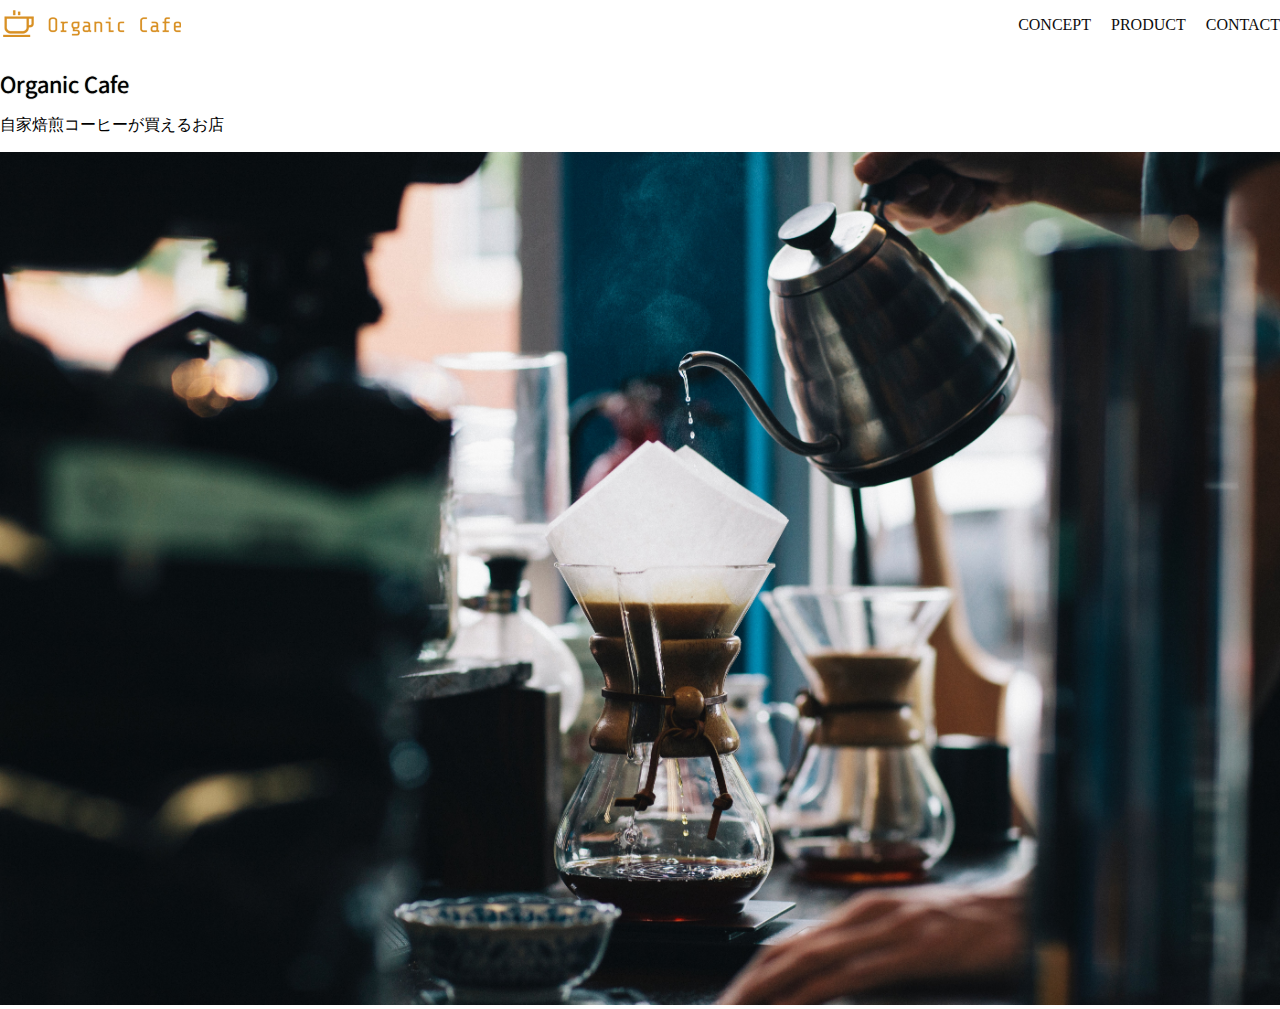
<file: html-css-kadai_013/index.html>
<!DOCTYPE html>
<html>
  <head>
    <title>
      html-css-kadai_013
    </title>
    <meta charset="UTF-8">
    <meta name="description" content="">
    <meta name="viewport" content="width=device-width, initial-scale=1.0">
    <link rel="stylesheet" href="style.css">
  <!-- ここでGoogle Fontsを読み込みます -->
  <link rel="preconnect" href="https://fonts.googleapis.com">
  <link rel="preconnect" href="https://fonts.gstatic.com" crossorigin>
  <link href="https://fonts.googleapis.com/css2?family=Noto+Sans+JP&display=swap" rel="stylesheet">
  </head>
  <body>
    <!-- ヘッダー -->
    <header>
      <!-- ロゴ -->
      <a href="index.html" id="logo">
        <img src="images/logo.png" alt="トップページに戻る">
      </a>
      
      <!-- PC用ナビゲーション -->
      <nav id="nav-pc">
        <ul>
          <li><a href="concept.html">CONCEPT</a></li>
          <li><a href="product.html">PRODUCT</a></li>
          <li><a href="contact.html">CONTACT</a></li>
        </ul>
      </nav>
      <!-- スマホ用メニューボタン -->
      
        <img id="menu-sp" src="images/button-menu.png" alt="ナビゲーションを開く" onclick="document.getElementById('nav-sp').style.display='block'">

      <!-- スマホ用ナビゲーション -->
      <nav id="nav-sp">
          <img id="close" src="images/button-close.png" alt="ナビゲーションを閉じる"onclick="document.getElementById('nav-sp').style.display = 'none'">
          <ul>
            <li>
              <a id="logo-sp" href="index.html" onclick="document.getElementById('nav-sp').style.display = 'none'"><img src="images/logo-sp.png" alt="トップページに戻る"></a>
            </li>
            <li><a class="menu" href="index.html#concept" onclick="document.getElementById('nav-sp').style.display = 'none'">CONCEPT</a></li>
            <li><a class="menu" href="index.html#product" onclick="document.getElementById('nav-sp').style.display = 'none'">PRODUCT</a></li>
            <li><a class="menu" href="index.html#contact" onclick="document.getElementById('nav-sp').style.display = 'none'">CONTACT</a></li>
          </ul>
      </nav>
    </header>
    <main>
      <section id="main-visual">
        <div id="main-message">
          <h1 class="google-fonts">Organic Cafe</h1>
          <p>自家焙煎コーヒーが買えるお店</p>
        </div>
        <img src="images/main-image.jpg" alt="PCの周りに集まる多国籍の仲間たち">
      </section>
    </main>
  </body>
</html>
</file>
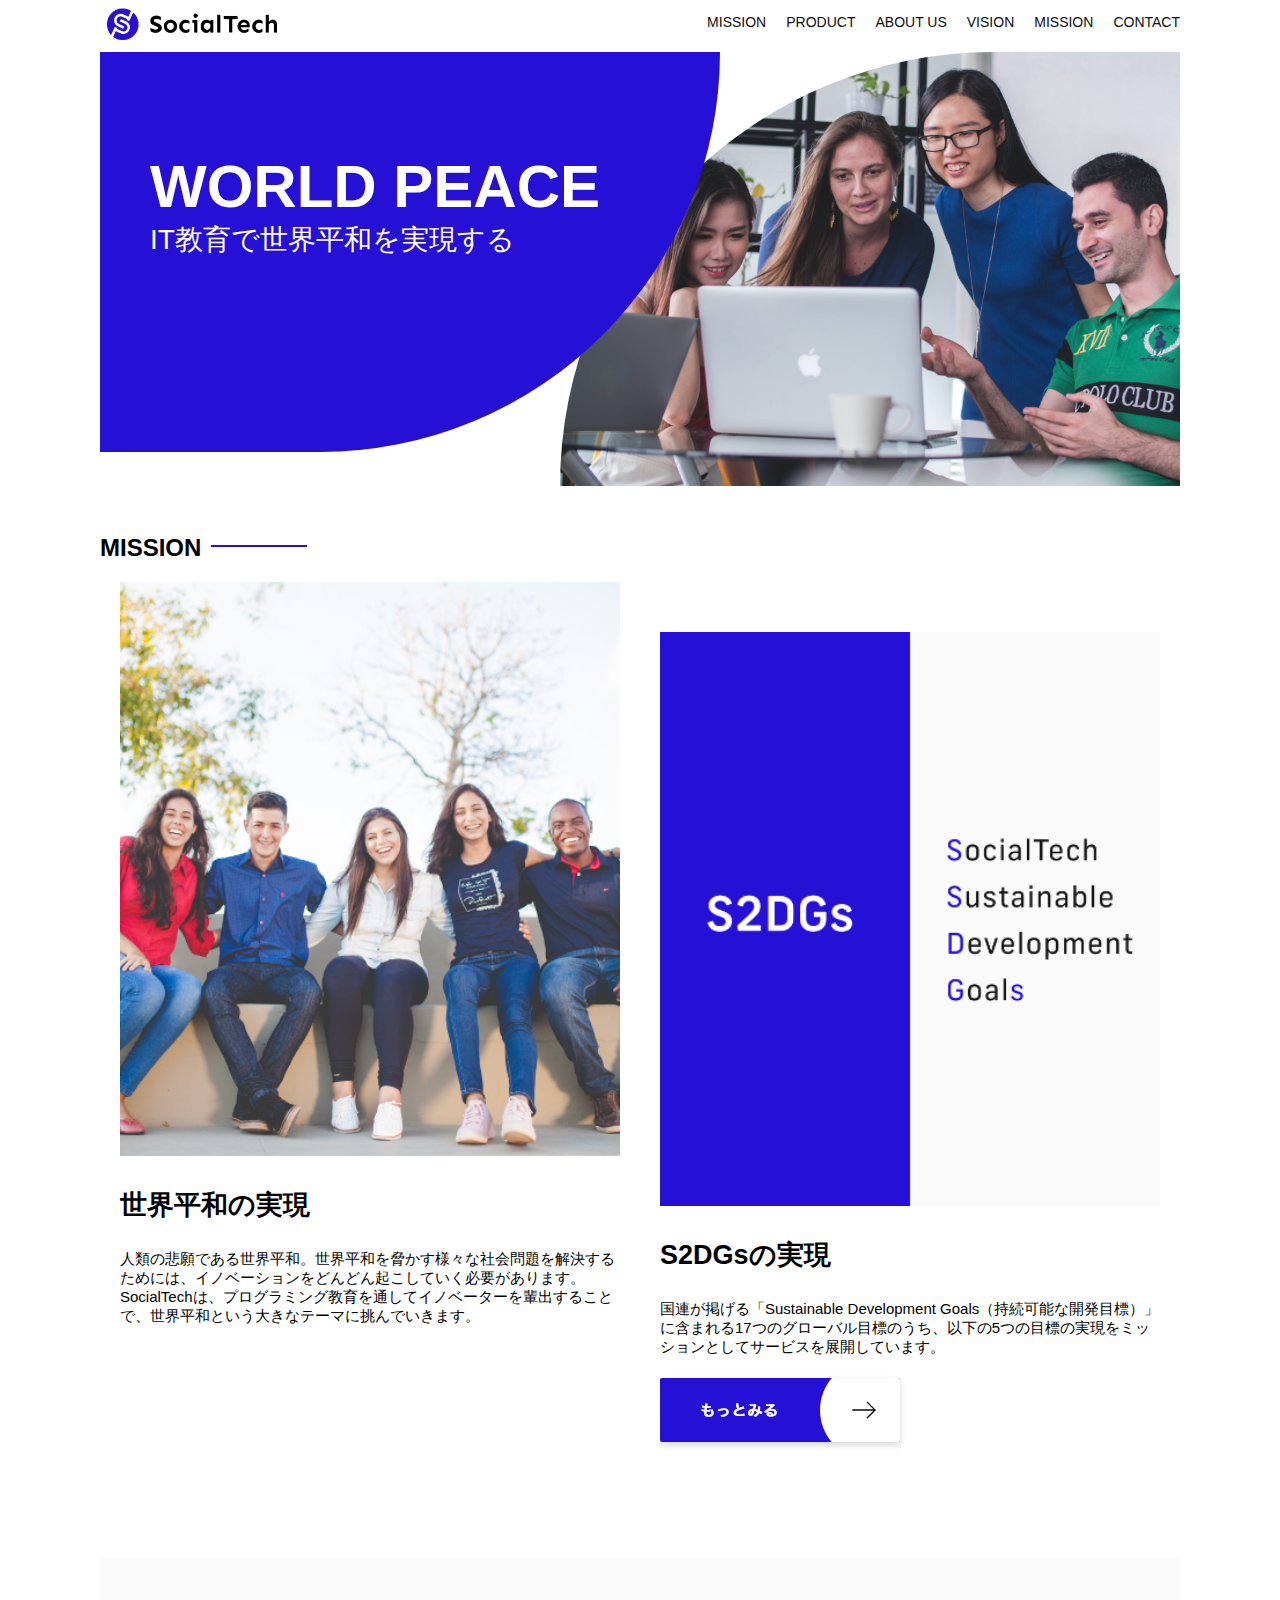
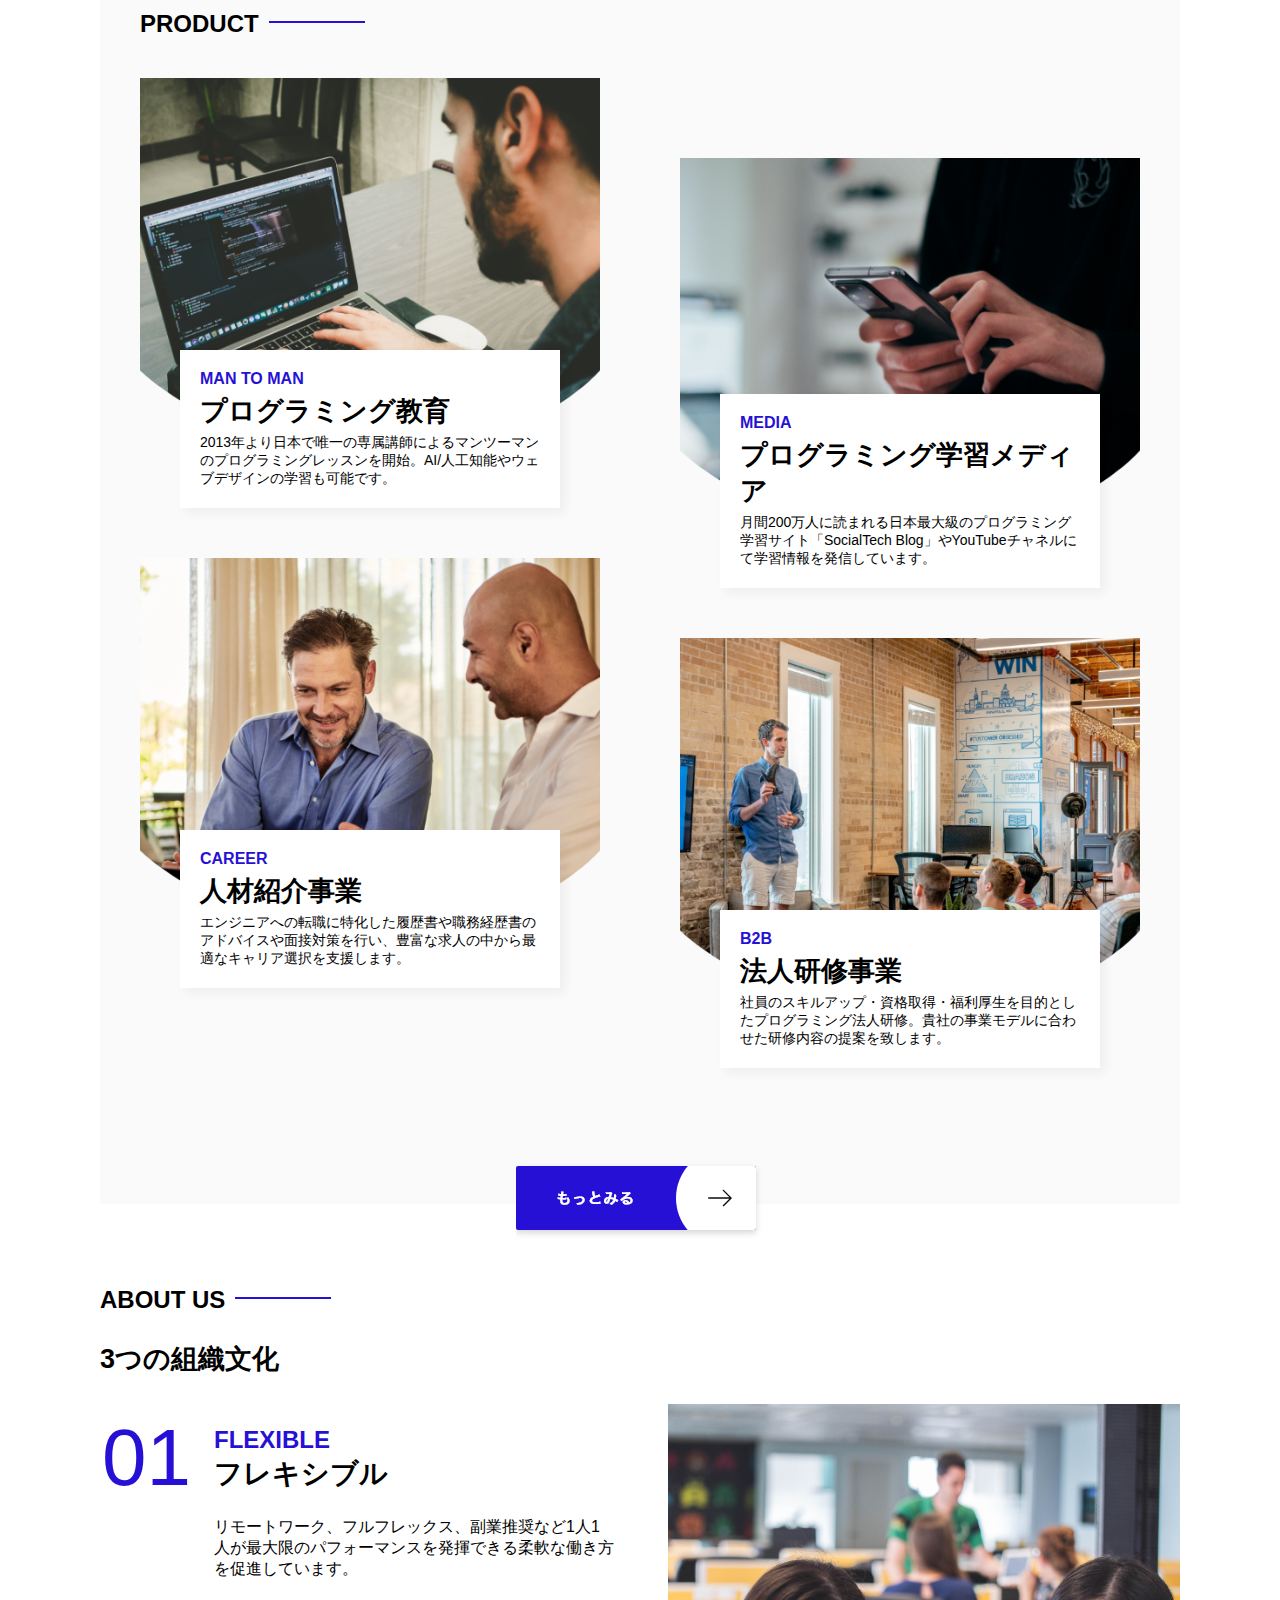
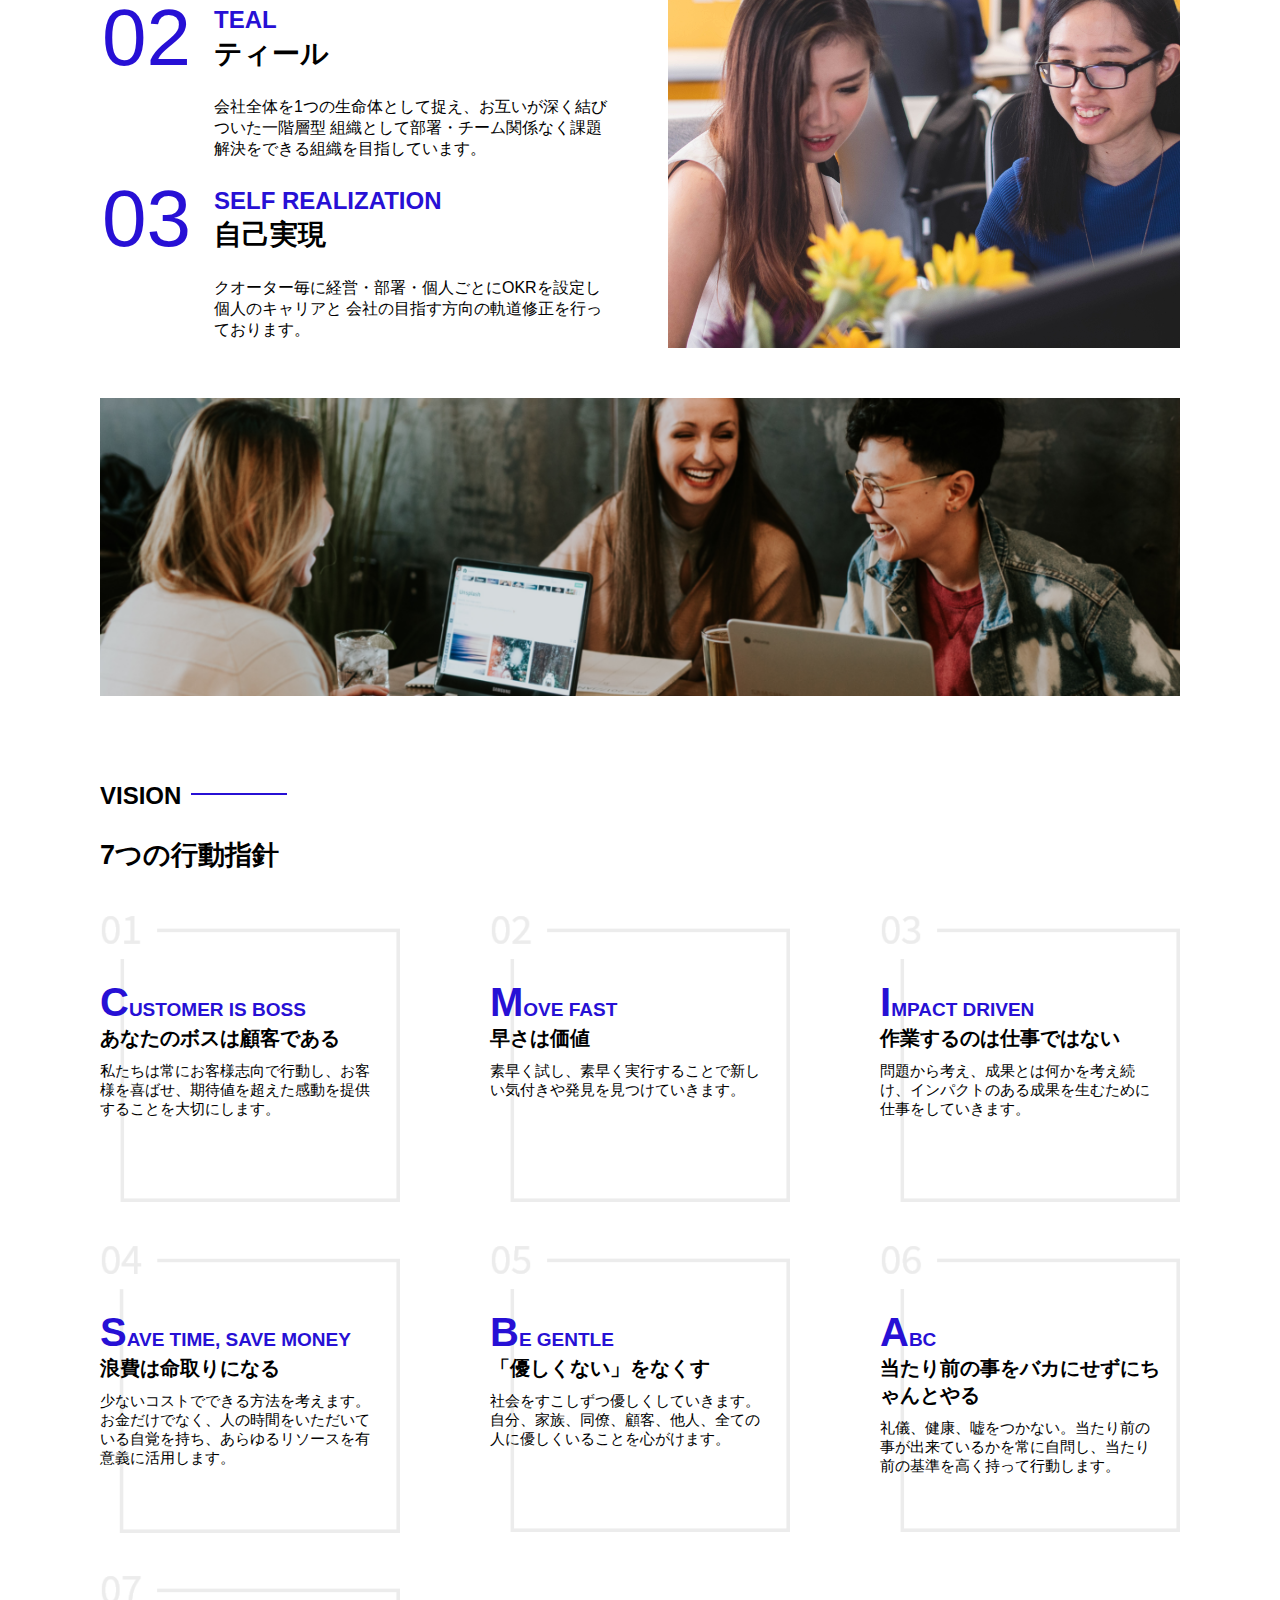
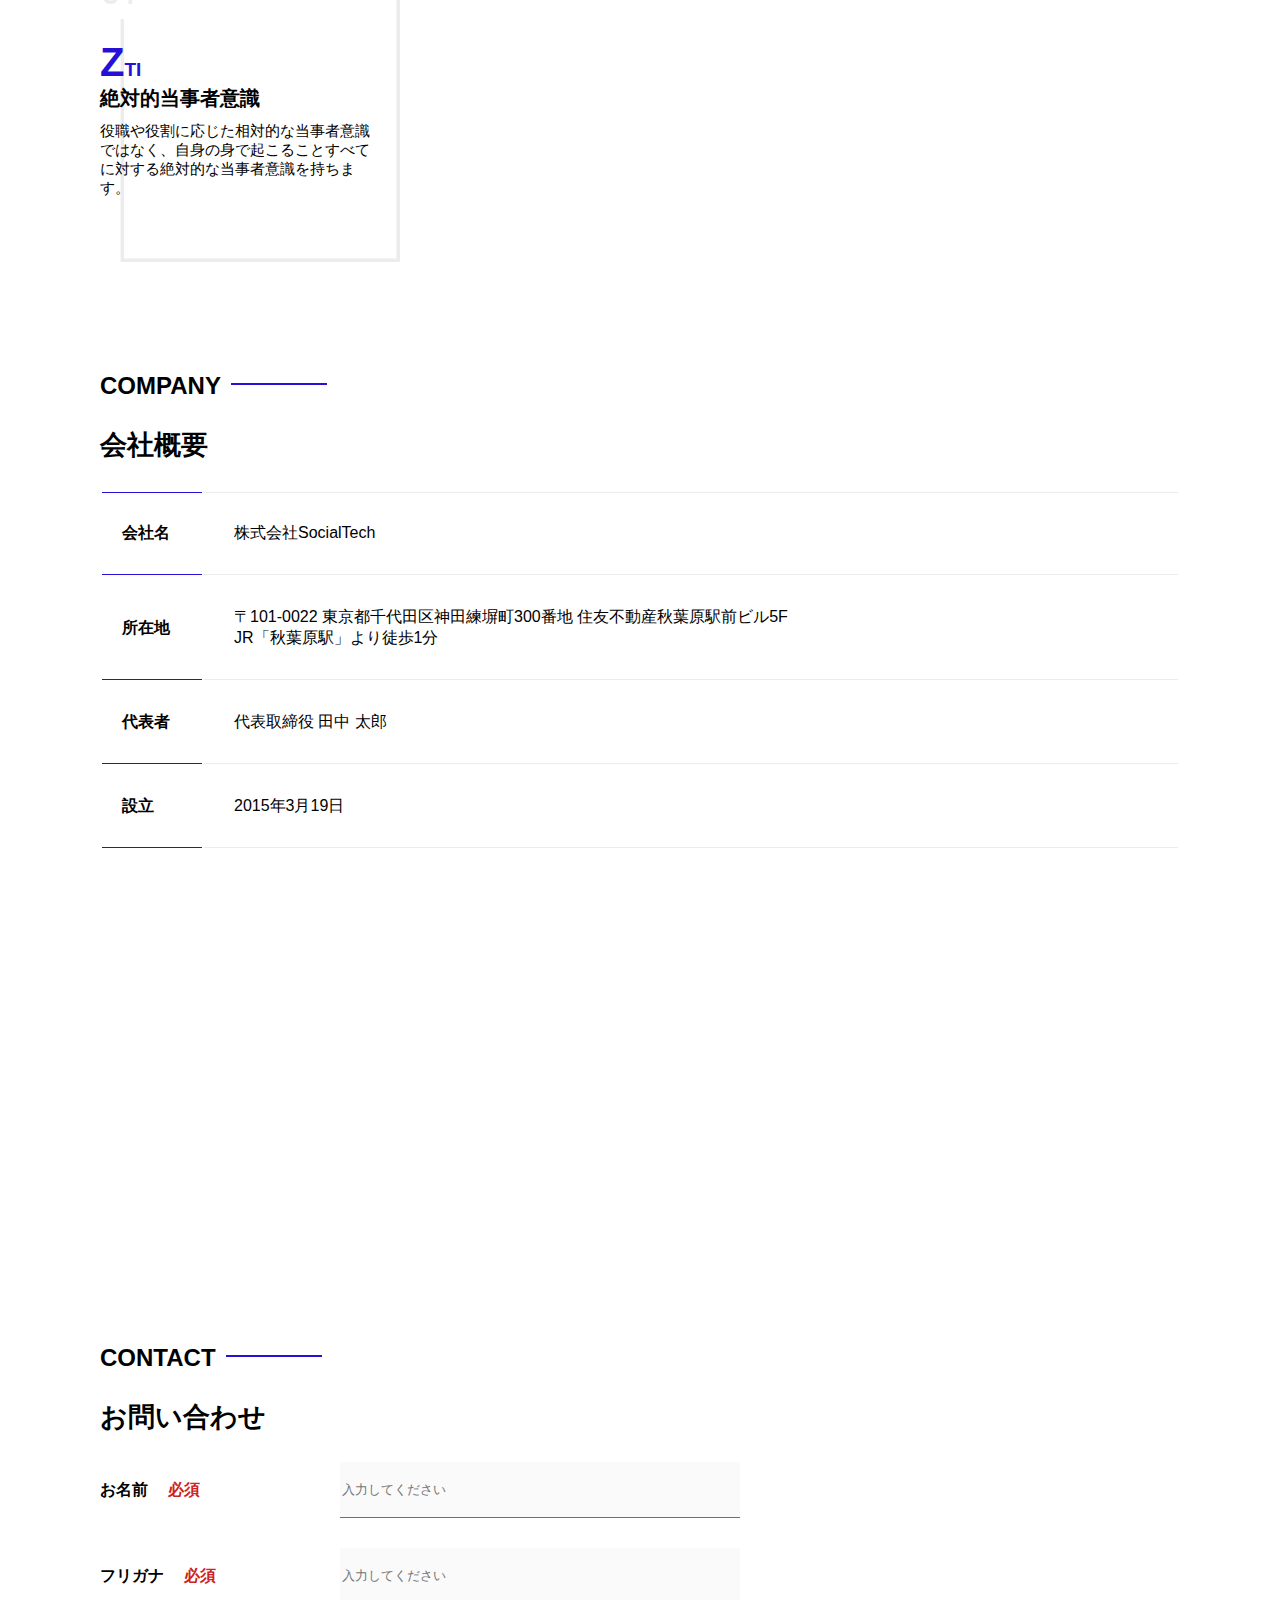
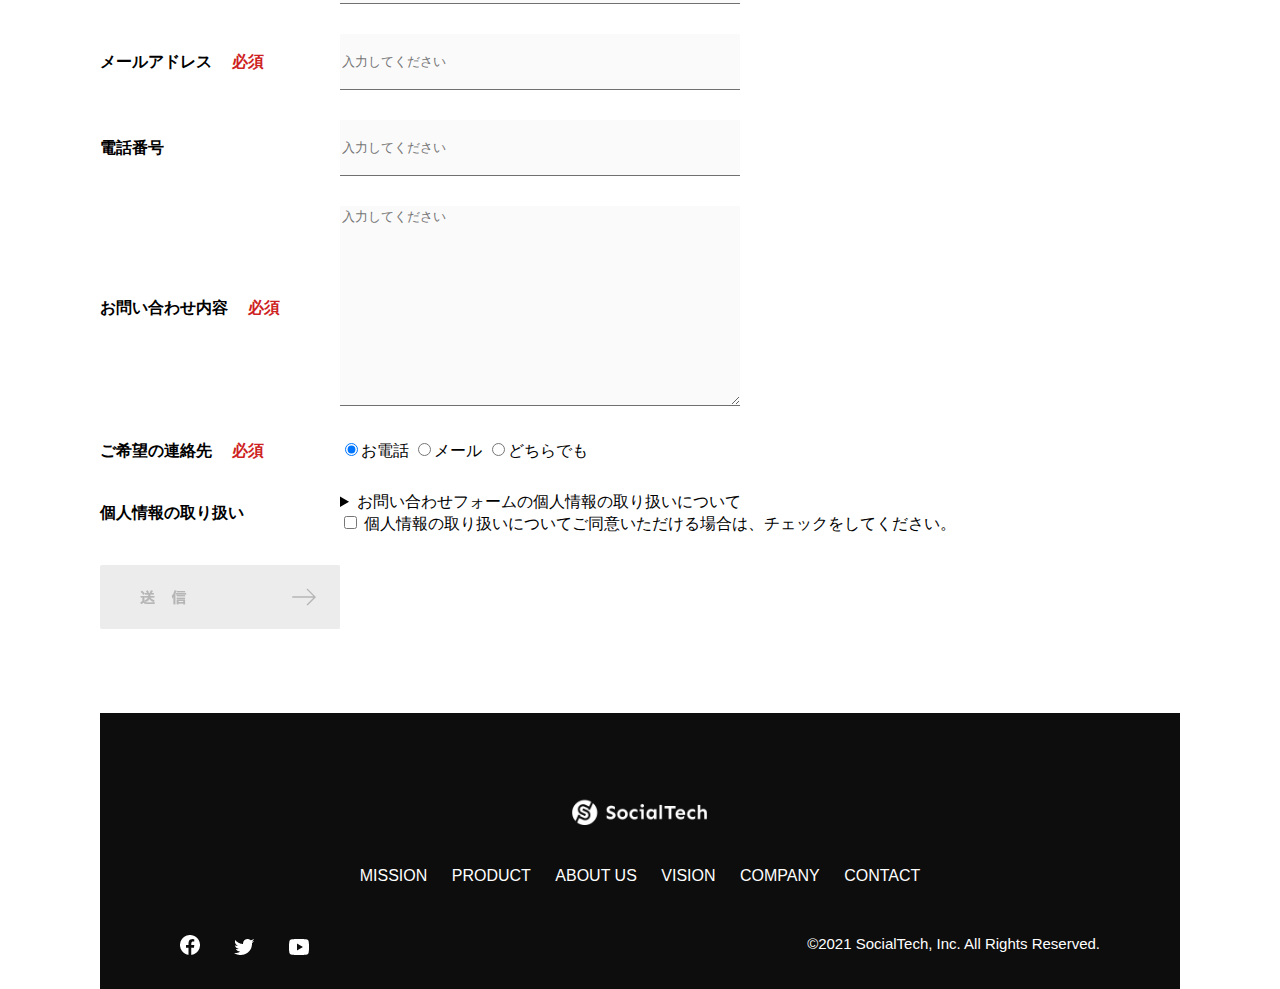
<file: socialtech/index.html>
<!DOCTYPE html>
  <html>
    <head>
      <title>SocialTech</title>
      <meta charset="UTF-8">
      <meta name="description" content="SocialTechはEdTech業界のリーディングカンパニーを目指します。">
      <meta name="viewport" content="width=device-width, initial-scale=1.0">
      <link rel="stylesheet" href="style.css">
    </head>
    <body>
      <!-- ヘッダー -->
      <header>
        <!-- ロゴ -->
        <a href="index.html" id="logo">
          <img src="images/logo.png" alt="トップページに戻る">
        </a>

        <!-- PC用ナビゲーション -->
        <nav id="nav-pc">
          <ul>
            <li><a href="mission.html">MISSION</a></li>
            <li><a href="product.html">PRODUCT</a></li>
            <li><a href="index.html#aboutus">ABOUT US</a></li>
            <li><a href="index.html#vision">VISION</a></li>
            <li><a href="index.html#company">MISSION</a></li>
            <li><a href="index.html#contact">CONTACT</a></li>
          </ul>
        </nav>
        <!-- スマホ用メニューボタン -->
        <button id="menu-sp" onclick="document.getElementById('nav-sp').style.display='block'">
          <img src="images/button-menu.png" alt="ナビゲーションを開く">
        </button>
        <!-- スマホ用ナビゲーション -->
        <div id="nav-sp">
          <button id="close" onclick="document.getElementById('nav-sp').style.display = 'none'">
            <img src="images/button-close.png" alt="ナビゲーションを閉じる">
          </button>

        <nav>
          <ul>
            <li>
              <a id="logo-sp" href="index.html" onclick="document.getElementById('nav-sp').style.display = 'none'"><img src="images/logo-sp.png" alt="トップページに戻る"></a>
            </li>
            <li><a class="menu" href="mission.html" onclick="document.getElementById('nav-sp').style.display = 'none'">MISSION</a></li>
            <li><a class="menu" href="product.html" onclick="document.getElementById('nav-sp').style.display = 'none'">PRODUCT</a></li>
            <li><a class="menu" href="index.html#aboutus" onclick="document.getElementById('nav-sp').style.display = 'none'">ABOUT US</a></li>
            <li><a class="menu" href="index.html#vision" onclick="document.getElementById('nav-sp').style.display = 'none'">VISION</a></li>
            <li><a class="menu" href="index.html#company" onclick="document.getElementById('nav-sp').style.display = 'none'">COMPANY</a></li>
            <li><a class="menu" href="index.html#contact" onclick="document.getElementById('nav-sp').style.display = 'none'">CONTACT</a></li>
          </ul>
        </nav>
        <div id="sns">
          <a href="https://www.facebook.com/sejuku2013">
            <img src="images/button-facebook.png" alt="Facebookのリンク">
          </a>
          <a href="https://twitter.com/samuraijuku">
            <img src="images/button-twitter.png" alt="Twitterのリンク">
          </a>
          <a href="https://www.youtube.com/channel/UCCFOQO5aDK0xXam4cUQXT8g">
            <img src="images/button-youtube.png" alt="YouTubeのリンク">
          </a>
        </div>
        </div>
      </header>
      <main>
        <article>
          <section id="main-visual">
            <div id="main-message">
              <h1>WORLD PEACE</h1>
              <p>IT教育で世界平和を実現する</p>
            </div>
            <img src="images/index/index-main.png" alt="PCの周りに集まる多国籍の仲間たち">
          </section>
          <!-- ミッション -->
          <section id="mission">
            <h2 class="index-h2">MISSION</h2>
            <div id="mission-flex">
              <div>
                <img id="mission-photo" src="images/index/index-mission.png" alt="屋外のベンチで写真を撮影する多国籍の仲間たち">
                <h3>世界平和の実現</h3>
                <p>
                  人類の悲願である世界平和。世界平和を脅かす様々な社会問題を解決するためには、イノベーションをどんどん起こしていく必要があります。SocialTechは、プログラミング教育を通してイノベーターを輩出することで、世界平和という大きなテーマに挑んでいきます。
                </p>
              </div>
              <div>
                <img id="s2dgs" src="images/index/s2dgs.png" alt="s2dgs">
                <h3>S2DGsの実現</h3>
                <p>国連が掲げる「Sustainable Development Goals（持続可能な開発目標）」に含まれる17つのグローバル目標のうち、以下の5つの目標の実現をミッションとしてサービスを展開しています。</p>
                <a href="mission.html">
                  <img src="images/button-more.png" alt="もっとみる">
                </a>
              </div>
            </div>
          </section>
          <!-- プロダクト -->
          <section id="product">
            <h2 class="index-h2">PRODUCT</h2>
            <div class="product-flex">
              <div id="product-left">
                <div>
                  <img class="product-photo" src="images/index/index-mantoman.png" alt="PCでコードを書く男性">
                  <div class="product-explain">
                    <span>MAN TO MAN</span>
                    <h3>プログラミング教育</h3>
                    <p>2013年より日本で唯一の専属講師によるマンツーマンのプログラミングレッスンを開始。AI/人工知能やウェブデザインの学習も可能です。</p>
                  </div>
                </div>
                <div>
                  <img class="product-photo" src="images/index/index-career.png" alt="笑顔で話し合う2人の男性">
                  <div class="product-explain">
                    <span>CAREER</span>
                    <h3>人材紹介事業</h3>
                    <p>エンジニアへの転職に特化した履歴書や職務経歴書のアドバイスや面接対策を行い、豊富な求人の中から最適なキャリア選択を支援します。</p>
                  </div>
                </div>
              </div>
              <div id="product-right">
                <div>
                  <img class="product-photo" src="images/index/index-media.png" alt="スマートフォンを操作する人">
                  <div class="product-explain">
                    <span>MEDIA</span>
                    <h3>プログラミング学習メディア</h3>
                    <p>月間200万人に読まれる日本最大級のプログラミング学習サイト「SocialTech Blog」やYouTubeチャネルにて学習情報を発信しています。</p>
                  </div>
                </div>
                <div>
                  <img class="product-photo" src="images/index/index-b2b.png" alt="講演中の男性とそれを聴く人々">
                  <div class="product-explain">
                    <span>B2B</span>
                    <h3>法人研修事業</h3>
                    <p>社員のスキルアップ・資格取得・福利厚生を目的としたプログラミング法人研修。貴社の事業モデルに合わせた研修内容の提案を致します。</p>
                  </div>
                </div>
              </div>
              </div>
            </div>
            <div id="product-more">
              <a href="product.html">
                <img src="images/button-more.png" alt="もっとみる">
              </a>
            </div>
          </section>
          <!--- ABOUT US -->
          <section id="aboutus">
            <h2 class="index-h2">ABOUT US</h2>
            <h3>3つの組織文化</h3>
            <div>
              <table class="culture-table">
                <tr>
                  <td class="culture-num">
                    01
                  </td>
                  <th>
                    <span class="culture-en">FLEXIBLE</span><br>フレキシブル
                  </th>
                </tr>
                <tr>
                  <td>
                    <!--空のセル-->
                  </td>
                  <td class="culture-description">
                    リモートワーク、フルフレックス、副業推奨など1人1人が最大限のパフォーマンスを発揮できる柔軟な働き方を促進しています。
                  </td>
                </tr>
                <tr>
                  <td class="culture-num">
                    02
                  </td>
                  <th>
                    <span class="culture-en">TEAL</span><br>ティール
                  </th>
                </tr>
                <tr>
                  <td>
                    <!--空のセル-->
                  </td>
                  <td class="culture-description">
                    会社全体を1つの生命体として捉え、お互いが深く結びついた一階層型 組織として部署・チーム関係なく課題解決をできる組織を目指しています。
                  </td>
                </tr>
                <tr>
                  <td class="culture-num">
                    03
                  </td>
                  <th>
                    <span class="culture-en">SELF REALIZATION</span><br>自己実現
                  </th>
                </tr>
                <tr>
                  <td>
                    <!--空のセル-->
                  </td>
                  <td class="culture-description">
                    クオーター毎に経営・部署・個人ごとにOKRを設定し個人のキャリアと 会社の目指す方向の軌道修正を行っております。
                  </td>
                </tr>
              </table>
              <img class="culture-img" src="images/index/index-aboutus1.png" alt="笑顔で話し合う2人の女性">
            </div>
            <img class="culture-img2" src="images/index/index-aboutus2.png" alt="笑顔で話し合う3人の男女">
          </section>
          <!--VISION-->
          <section id="vision">
            <h2 class="index-h2">VISION</h2>
            <h3>7つの行動指針</h3>
            <div>
              <div class="vision-box">
                <img src="images/index/vision-01.png" alt="01">
                <div>
                  <h4>CUSTOMER IS BOSS</h4>
                  <h5>あなたのボスは顧客である</h5>
                  <p>私たちは常にお客様志向で行動し、お客様を喜ばせ、期待値を超えた感動を提供することを大切にします。</p>
                </div>
              </div>
              <div class="vision-box">
                <img src="images/index/vision-02.png" alt="02">
                <div>
                  <h4>MOVE FAST</h4>
                  <h5>早さは価値</h5>
                  <p>素早く試し、素早く実行することで新しい気付きや発見を見つけていきます。</p>
                </div>
              </div>
              <div class="vision-box">
                <img src="images/index/vision-03.png" alt="03">
                <div>
                  <h4>IMPACT DRIVEN</h4>
                  <h5>作業するのは仕事ではない</h5>
                  <p>問題から考え、成果とは何かを考え続け、インパクトのある成果を生むために仕事をしていきます。</p>
                </div>
              </div>
              <div class="vision-box">
                <img src="images/index/vision-04.png" alt="04">
                <div>
                  <h4>SAVE TIME, SAVE MONEY</h4>
                  <h5>浪費は命取りになる</h5>
                  <p>少ないコストでできる方法を考えます。お金だけでなく、人の時間をいただいている自覚を持ち、あらゆるリソースを有意義に活用します。</p>
                </div>
              </div>
              <div class="vision-box">
                <img src="images/index/vision-05.png" alt="05">
                <div>
                  <h4>BE GENTLE</h4>
                  <h5>「優しくない」をなくす</h5>
                  <p>社会をすこしずつ優しくしていきます。自分、家族、同僚、顧客、他人、全ての人に優しくいることを心がけます。</p>
                </div>
              </div>
              <div class="vision-box">
                <img src="images/index/vision-06.png" alt="06">
                <div>
                  <h4>ABC</h4>
                  <h5>当たり前の事をバカにせずにちゃんとやる</h5>
                  <p>礼儀、健康、嘘をつかない。当たり前の事が出来ているかを常に自問し、当たり前の基準を高く持って行動します。</p>
                </div>
              </div>
              <div class="vision-box">
                <img src="images/index/vision-07.png" alt="07">
                <div>
                  <h4>ZTI</h4>
                  <h5>絶対的当事者意識</h5>
                  <p>役職や役割に応じた相対的な当事者意識ではなく、自身の身で起こることすべてに対する絶対的な当事者意識を持ちます。</p>
                </div>
              </div>
            </div>
          </section>
          <!-- COMPANY -->
          <section id="company">
            <h2 class="index-h2">COMPANY</h2>
            <h3>会社概要</h3>
                <table id="company-table">
                  <tr>
                    <th class="tableheader tableheader-first">会社名</th>
                    <td class="cell cell-first">株式会社SocialTech</td>
                  </tr>
                  <tr>
                    <th class="tableheader">所在地</th>
                    <td class="cell">〒101-0022 東京都千代田区神田練塀町300番地 住友不動産秋葉原駅前ビル5F<br>JR「秋葉原駅」より徒歩1分</td>
                  </tr>
                  <tr>
                    <th class="tableheader">代表者</th>
                    <td class="cell">代表取締役 田中 太郎</td>
                  </tr>
                  <tr>
                    <th class="tableheader">設立</th>
                    <td class="cell">2015年3月19日</td>
                  </tr>
                </table>
                <iframe src="https://www.google.com/maps/embed?pb=!1m18!1m12!1m3!1d12960.275487385334!2d139.76435284990148!3d35.69992276129499!2m3!1f0!2f0!3f0!3m2!1i1024!2i768!4f13.1!3m3!1m2!1s0x60188fee13660e23%3A0x77137876edf742ac!2z5L2P5Y-L5LiN5YuV55Sj56eL6JGJ5Y6f6aeF5YmN44OT44Or!5e0!3m2!1sja!2sjp!4v1729160372245!5m2!1sja!2sjp" width="600" height="450" style="border:0;" allowfullscreen="" loading="lazy" referrerpolicy="no-referrer-when-downgrade"></iframe>
          </section>
          <!--お問い合わせフォーム-->
          <section id="contact">
            <h2 class="index-h2">CONTACT</h2>
            <h3>お問い合わせ</h3>
            <form>
              <div>
                <div class="contact-heading">
                  <label class="contact-label">お名前<span class="contact-span">必須</span></label>
                </div>
                <div>
                  <input type="text" name="name" placeholder="入力してください" class="contact-textbox">
                </div>
              </div>
              <div>
                <div class="contact-heading">
                  <label class="contact-label">フリガナ<span class="contact-span">必須</span></label>
                </div>
                <div>
                  <input type="text" name="hurigana" placeholder="入力してください" class="contact-textbox">
                </div>
              </div>
              <div>
                <div class="contact-heading">
                  <label class="contact-label">メールアドレス<span class="contact-span">必須</span></label>
                </div>
                <div>
                  <input type="text" name="email" placeholder="入力してください" class="contact-textbox">
                </div>
              </div>
              <div>
                <div class="contact-heading">
                  <label class="contact-label">電話番号</label>
                </div>
                <div>
                  <input type="text" name="tel" placeholder="入力してください" class="contact-textbox">
                </div>
              </div>
              <div>
                <div class="contact-heading">
                  <label class="contact-label">お問い合わせ内容<span class="contact-span">必須</span></label>
                </div>
                <div>
                  <textarea class="contact-textarea" placeholder="入力してください" name="message"></textarea>
                </div>
              </div>
              <div>
                <div class="contact-heading">
                  <label class="contact-label">ご希望の連絡先<span class="contact-span">必須</span></label>
                </div>
                <div>
                  <input class="radiobutton" type="radio" value="tel" name="contact" checked><label>お電話</label>
                  <input class="radiobutton" type="radio" value="mail" name="contact"><label>メール</label>
                  <input class="radiobutton" type="radio" value="both" name="contact"><label>どちらでも</label>
                </div>
              </div>
              <div>
                <div class="contact-heading">
                  <label class="contact-label">個人情報の取り扱い</label>
                </div>
                <div>
                  <details>
                    <summary>お問い合わせフォームの個人情報の取り扱いについて</summary>
                    <div>
                      <dl>
                        <dt>１．組織の名称又は氏名</dt>
                        <dd>株式会社SocialTech</dd>
                        <dt>２．個人情報保護管理者（若しくはその代理人）の氏名又は職名、所属及び連絡先</dt>
                        <dd>
                          <p>鈴木 一郎 コーポレート部</p>
                          <p>メールアドレス：samurai@example.com</p>
                          <p>TEL：03-1234-5678</p>
                        </dd>
                        <dt>３．個人情報の利用目的</dt>
                        <dd>
                          <ul>
                            <li>本サービス及び本サービスに関連する情報の提供又はそれらに関する連絡のため</li>
                            <li>ユーザーの本人確認のため</li>
                            <li>当社サービスのご案内のため</li>
                            <li>当社の商品等の広告または宣伝（電子メールによるものを含むものとします。）</li>
                          </ul>
                        </dd>
                        <dt>４．個人情報の取り扱い業務の委託</dt>
                        <dd>個人情報の取扱業務の全部または一部を外部に業務委託する場合があります。その際、弊社は、個人情報を適切に保護できる管理体制を敷き実行していることを条件として委託先を厳選したうえで、機密保持契約を委託先と締結し、お客様の個人情報を厳密に管理させます。</dd>
                        <dt>５．個人情報の開示等の請求</dt>
                        <dd>
                          お客様は、弊社に対してご自身の個人情報の開示等（利用目的の通知、開示、内容の訂正・追加・削除、利用の停止または消去、第三者への提供の停止）に関して、当社問合わせ窓口に申し出ることができます。<br>
                          その際、弊社はお客様ご本人を確認させていただいたうえで、合理的な期間内に対応いたします。<br>
                          なお、個人情報に関する弊社問合わせ先は、次の通りです。
                        </dd>
                        <dd>
                          <p>株式会社SocialTech　個人情報問合せ窓口</p>
                          <p>〒150-0043　東京都千代田区神田練塀町300番地 住友不動産秋葉原駅前ビル5F</p>
                          <p>メールアドレス：samurai@example.com　TEL：03-1234-5678</p>
                        </dd>
                        <dt>６．個人情報を提供されることの任意性について</dt>
                        <dd>お客様がご自身の個人情報を弊社に提供されるか否かは、お客様のご判断によりますが、もしご提供されない場合には、適切なサービスが提供できない場合がありますので予めご了承ください。</dd>
                      </dl>
                    </div>
                  </details>
                  <input type="checkbox" name="agree">
                  <span>個人情報の取り扱いについてご同意いただける場合は、チェックをしてください。</span>
                </div>
              </div>
                <input type="image" src="images/button-submit.png" alt="送信する">
            </form>
          </section>
        </article>
      </main>

      <footer>
        <div id="footer-logo">
          <img src="images/logo-sp.png" alt="SocialTech">
        </div>
        <div id="footer-link">
          <a href="mission.html">MISSION</a>
          <a href="product.html">PRODUCT</a>
          <a href="index.html#aboutus">ABOUT US</a>
          <a href="index.html#vision">VISION</a>
          <a href="index.html#company">COMPANY</a>
          <a href="index.html#contact">CONTACT</a>
        </div>
        <div id="sns-footer">
          <div class="sns-btns">
            <a href="https://www.facebook.com/sejuku2013"><img src="images/button-facebook.png" alt="Facebookのリンク"></a>
            <a href="https://twitter.com/samuraijuku"><img src="images/button-twitter.png" alt="Twitterのリンク"></a>
            <a href="https://www.youtube.com/channel/UCCFOQO5aDK0xXam4cUQXT8g"><img src="images/button-youtube.png" alt="YouTubeのリンク"></a>
          </div>
          <p id="copyright">&copy;2021 SocialTech, Inc. All Rights Reserved.</p>
        </div>
      </footer>
    </body>
  </html>
</file>
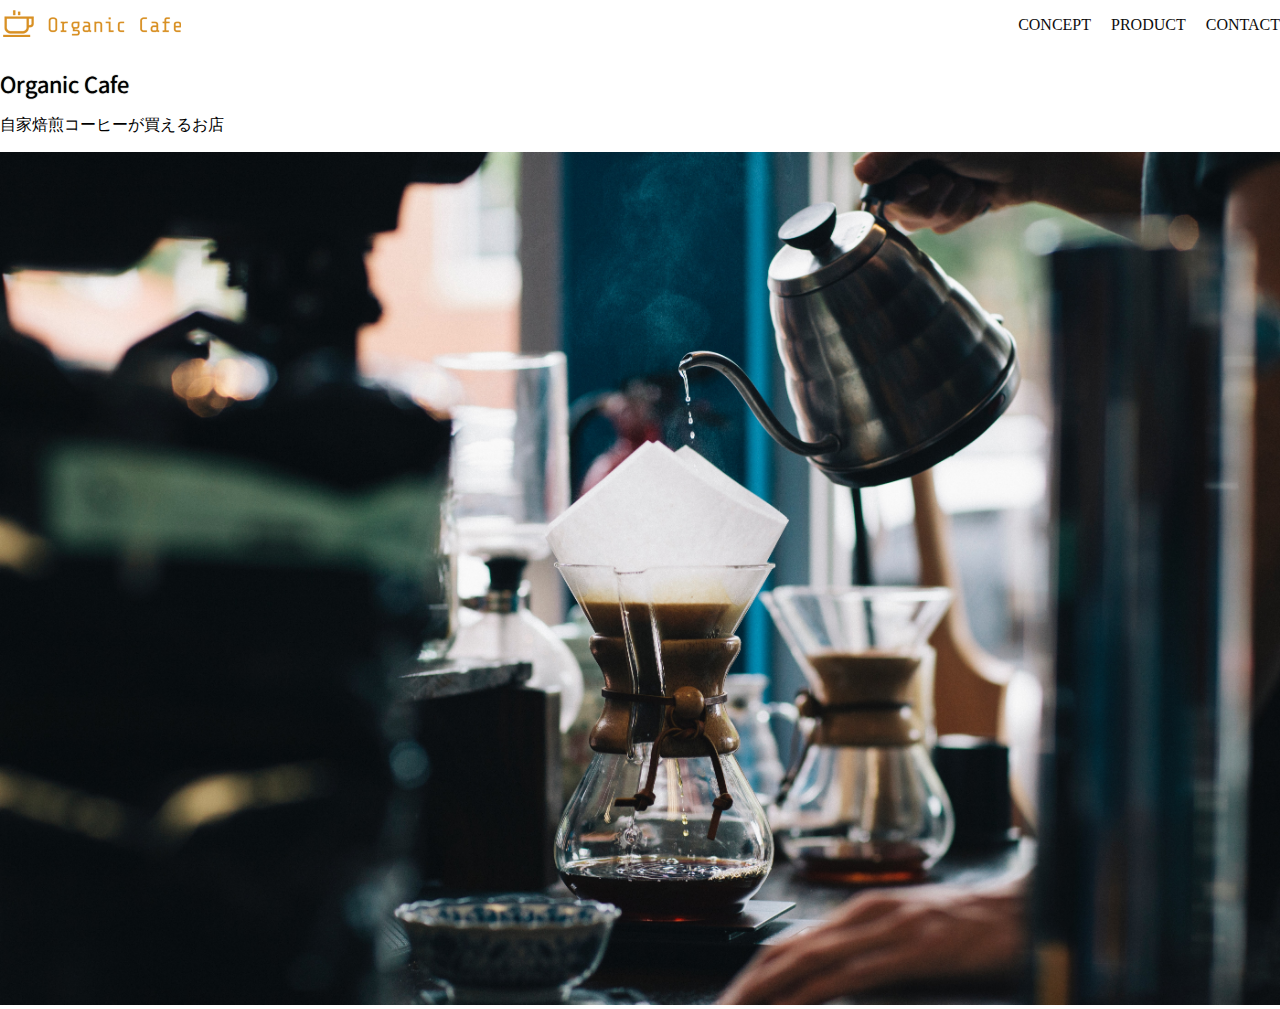
<file: html-css-kadai_013/html-css-kadai_013/index.html>
<!DOCTYPE html>
<html>
  <head>
    <title>
      html-css-kadai_013
    </title>
    <meta charset="UTF-8">
    <meta name="description" content="">
    <meta name="viewport" content="width=device-width, initial-scale=1.0">
    <link rel="stylesheet" href="style.css">
  <!-- ここでGoogle Fontsを読み込みます -->
  <link rel="preconnect" href="https://fonts.googleapis.com">
  <link rel="preconnect" href="https://fonts.gstatic.com" crossorigin>
  <link href="https://fonts.googleapis.com/css2?family=Noto+Sans+JP&display=swap" rel="stylesheet">
  </head>
  <body>
    <!-- ヘッダー -->
    <header>
      <!-- ロゴ -->
      <a href="index.html" id="logo">
        <img src="images/logo.png" alt="トップページに戻る">
      </a>
      
      <!-- PC用ナビゲーション -->
      <nav id="nav-pc">
        <ul>
          <li><a href="concept.html">CONCEPT</a></li>
          <li><a href="product.html">PRODUCT</a></li>
          <li><a href="contact.html">CONTACT</a></li>
        </ul>
      </nav>
      <!-- スマホ用メニューボタン -->
      <button id="menu-sp" onclick="document.getElementById('nav-sp').style.display='block'">
        <img src="images/button-menu.png" alt="ナビゲーションを開く">
      </button>
      <!-- スマホ用ナビゲーション -->
      <div id="nav-sp">
        <button id="close" onclick="document.getElementById('nav-sp').style.display = 'none'">
          <img src="images/button-close.png" alt="ナビゲーションを閉じる">
        </button>

        <nav>
          <ul>
            <li>
              <a id="logo-sp" href="index.html" onclick="document.getElementById('nav-sp').style.display = 'none'"><img src="images/logo-sp.png" alt="トップページに戻る"></a>
            </li>
            <li><a class="menu" href="index.html#concept" onclick="document.getElementById('nav-sp').style.display = 'none'">CONCEPT</a></li>
            <li><a class="menu" href="index.html#product" onclick="document.getElementById('nav-sp').style.display = 'none'">PRODUCT</a></li>
            <li><a class="menu" href="index.html#contact" onclick="document.getElementById('nav-sp').style.display = 'none'">CONTACT</a></li>
          </ul>
        </nav>
      </div>
    </header>
    <main>
      <section id="main-visual">
        <div id="main-message">
          <h1 class="google-fonts">Organic Cafe</h1>
          <p>自家焙煎コーヒーが買えるお店</p>
        </div>
        <img src="images/main-image.jpg" alt="PCの周りに集まる多国籍の仲間たち">
      </section>
    </main>
  </body>
</html>
</file>
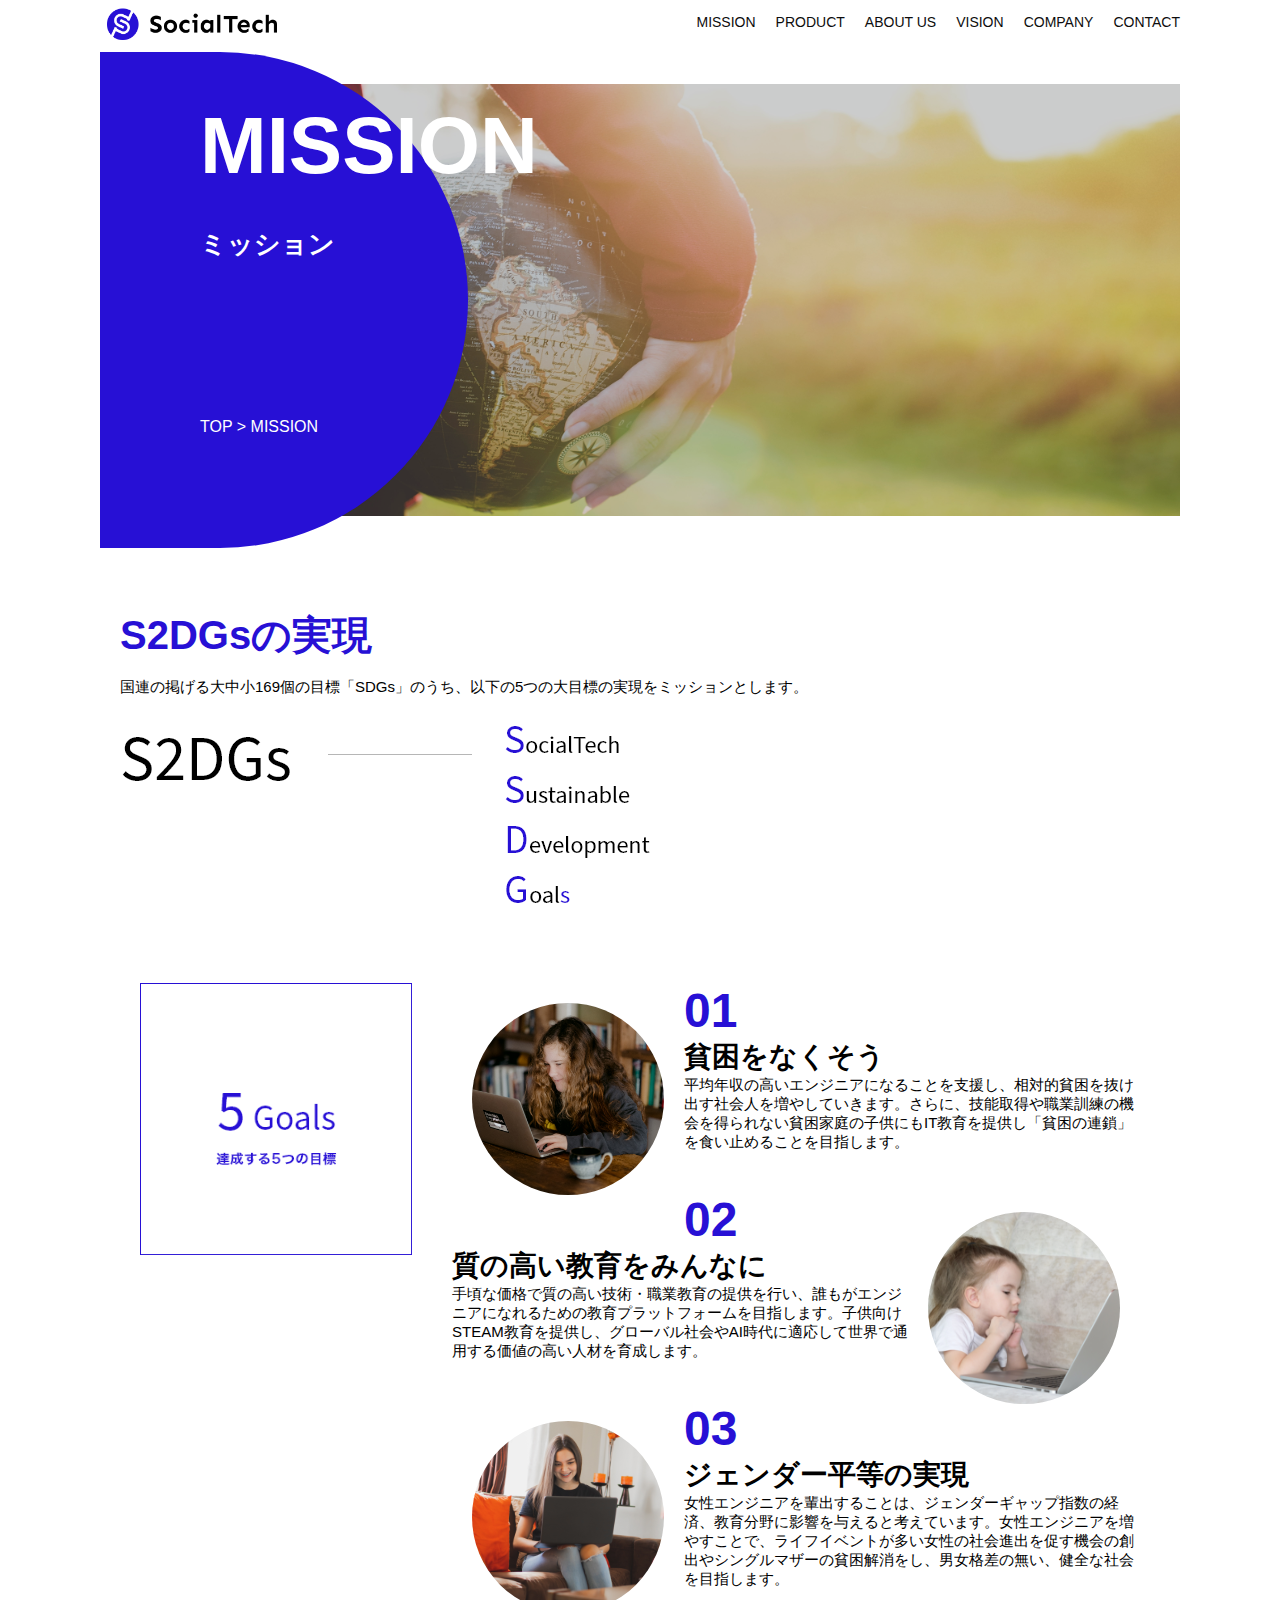
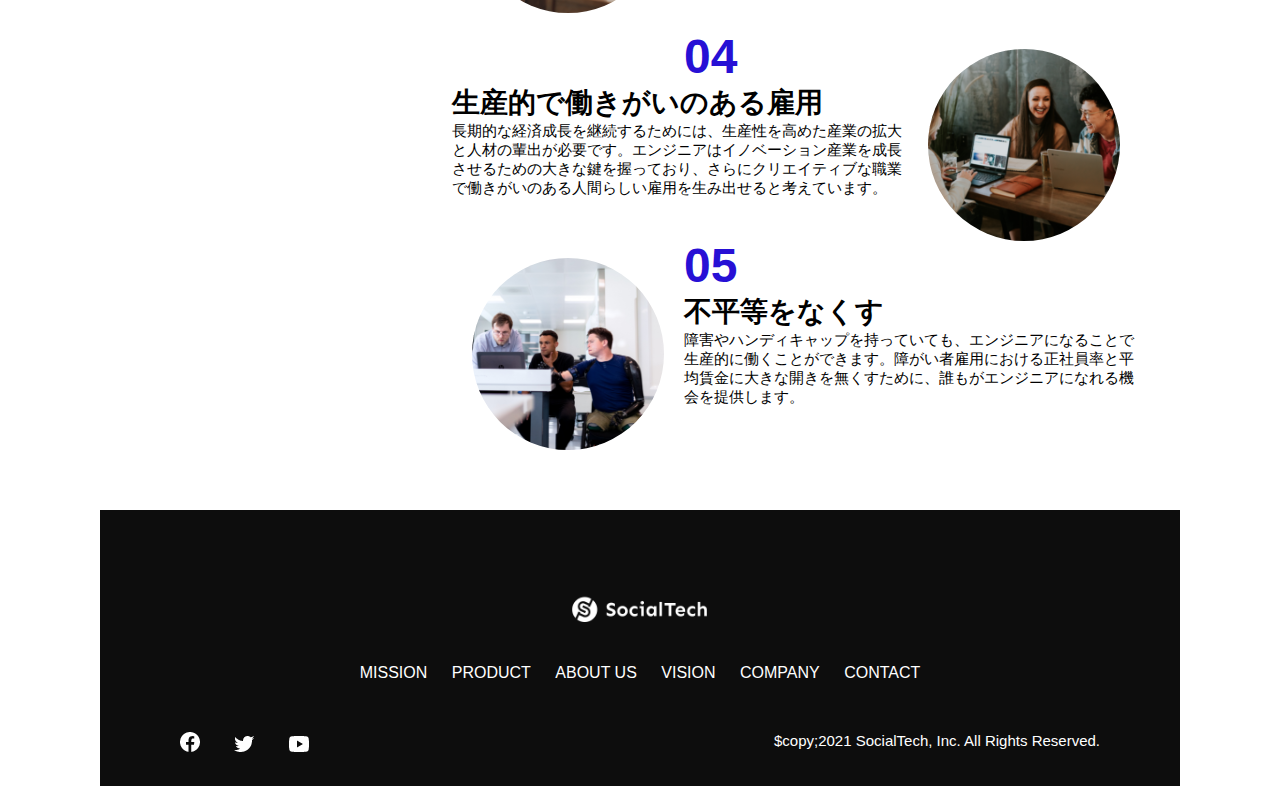
<file: socialtech/mission.html>
<!DOCTYPE html>
<html>
  <head>
    <title>SocialTeck - MISSION ミッション -</title>
    <meta charset="utf-8">
    <meta name="description" content="SocialTecsが目指す5つの目標(S2DGs)を紹介します">
    <meta name="viewport" content="width=device-width, initial-scale=1.0">
    <link rel="stylesheet" href="style.css">
  </head>

  <body>
    <!-- ヘッダー -->
    <header>
      <!-- ロゴ -->
      <a href="index.html" id="logo">
        <img src="images/logo.png" alt="トップページに戻る">
      </a>

      <!-- PC用ナビゲーション -->
      <nav id="nav-pc">
        <ul>
          <li><a href="mission.html">MISSION</a></li>
          <li><a href="product.html">PRODUCT</a></li>
          <li><a href="index.html#aboutus">ABOUT US</a></li>
          <li><a href="index.html#vision">VISION</a></li>
          <li><a href="index.html#company">COMPANY</a></li>
          <li><a href="index.html#contact">CONTACT</a></li>
        </ul>
      </nav>

      <!-- スマホ用メニューボタン -->
      <button id="menu-sp" onclick="document.getElementById('nav-sp').style.display = 'block'">
        <img src="images/button-menu.png" alt="ナビゲーションを開く">
      </button>
      
      <!-- スマホ用ナビゲーション -->
      <div id="nav-sp">
        <button id="close" onclick="document.getElementById('nav-sp').style.display = 'none'">
          <img src="images/button-close.png" alt="ナビゲーションを閉じる">
        </button>

        <nav>
          <ul>
            <li>
              <a id="logo-sp" href="index.html" onclick="document.getElementById('nav-sp').style.display = 'none'">
                <img src="images/logo-sp.png" alt="トップページに戻る">
              </a>
            </li>
            <li><a class="menu" href="mission.html" onclick="document.getElementById('nav-sp').style.display = 'none'">MISSION</a></li>
            <li><a class="menu" href="product.html" onclick="document.getElementById('nav-sp').style.display = 'none'">PRODUCT</a></li>
            <li><a class="menu" href="index.html#aboutus" onclick="document.getElementById('nav-sp').style.display = 'none'">ABOUT US</a></li>
            <li><a class="menu" href="index.html#vision" onclick="document.getElementById('nav-sp').style.display = 'none'">VISION</a></li>
            <li><a class="menu" href="index.html#company" onclick="document.getElementById('nav-sp').style.display = 'none'">COMPANY</a></li>
            <li><a class="menu" href="index.html#contact" onclick="document.getElementById('nav-sp').style.display = 'none'">CONTACT</a></li>
          </ul>
        </nav>
        <div id="sns">
          <a href="https://www.facebook.com/sejuku2013">
            <img src="images/button-facebook.png" alt="Facebookのリンク">
          </a>
          <a href="https://twitter.com/samuraijuku">
            <img src="images/button-twitter.png" alt="Twitterのリンク">
          </a>
          <a href="https://www.youtube.com/channel/UCCFOQO5aDK0xXam4cUQXT8g">
            <img src="images/button-youtube.png" alt="YouTubeのリンク">
          </a>
        </div>
      </div>
    </header>

    <main>
      <article>
        <section id="mission-main">
          <div class="mission-main-inner">
            <div id="mission-title">
              <h1>MISSION<br><span>ミッション</span></h1>
              <p>TOP > MISSION</p>
            </div>
          </div>
        </section>

        <section id="mission-s2dgs">
          <h2 class="mission-h2">S2DGsの実現</h2>
          <p>国連の掲げる大中小169個の目標「SDGs」のうち、以下の5つの大目標の実現をミッションとします。</p>
          <img src="images/mission/mission-s2dgs.png" alt="S2DGs">
        </section>

        <section id="mission-five-goals">
          <div class="five-goals-image">
            <img src="images/mission/mission-5goals.png" alt="5Goals">
          </div>

          <div class="five-goals-read">
            <div>
              <img class="fivegoals-image-left" src="images/mission/mission-5goals01.png" alt="PCを操作する女の子">
              <span class="fivegoals-number">01</span>
                <h3 class="fivegoals-h3">貧困をなくそう</h3>
                <p class="fivegoals-p">平均年収の高いエンジニアになることを支援し、相対的貧困を抜け出す社会人を増やしていきます。さらに、技能取得や職業訓練の機会を得られない貧困家庭の子供にもIT教育を提供し「貧困の連鎖」を食い止めることを目指します。</p>
              </div>
              <div>
                <img class="fivegoals-image-right" src="images/mission/mission-5goals02.png" alt="PCを見つめる小さい女の子">
                <span class="fivegoals-number">02</span>
                <h3 class="fivegoals-h3">質の高い教育をみんなに</h3>
                <p class="fivegoals-p">手頃な価格で質の高い技術・職業教育の提供を行い、誰もがエンジニアになれるための教育プラットフォームを目指します。子供向けSTEAM教育を提供し、グローバル社会やAI時代に適応して世界で通用する価値の高い人材を育成します。</p>
              </div>
              <div>
                <img class="fivegoals-image-left" src="images/mission/mission-5goals03.png" alt="PCを操作する女性">
  
                <span class="fivegoals-number">03</span>
                <h3 class="fivegoals-h3">ジェンダー平等の実現</h3>
                <p class="fivegoals-p">女性エンジニアを輩出することは、ジェンダーギャップ指数の経済、教育分野に影響を与えると考えています。女性エンジニアを増やすことで、ライフイベントが多い女性の社会進出を促す機会の創出やシングルマザーの貧困解消をし、男女格差の無い、健全な社会を目指します。</p>
              </div>
              <div>
                <img class="fivegoals-image-right" src="images/mission/mission-5goals04.png" alt="笑顔で話し合う3人の男女">
                <span class="fivegoals-number">04</span>
                <h3 class="fivegoals-h3">生産的で働きがいのある雇用</h3>
                <p class="fivegoals-p">長期的な経済成長を継続するためには、生産性を高めた産業の拡大と人材の輩出が必要です。エンジニアはイノベーション産業を成長させるための大きな鍵を握っており、さらにクリエイティブな職業で働きがいのある人間らしい雇用を生み出せると考えています。</p>
              </div>
              <div>
                <img class="fivegoals-image-left" src="images/mission/mission-5goals05.png" alt="障害を持つ男性が生き生きと働く様子">
                <span class="fivegoals-number">05</span>
                <h3 class="fivegoals-h3">不平等をなくす</h3>
                <p class="fivegoals-p">障害やハンディキャップを持っていても、エンジニアになることで生産的に働くことができます。障がい者雇用における正社員率と平均賃金に大きな開きを無くすために、誰もがエンジニアになれる機会を提供します。</p>
            </div>
          </div>
        </section>
      </article>
    </main>

    <footer>
      <div id="footer-logo">
        <img src="images/logo-sp.png" alt="SocialTech">
      </div>
      <div id="footer-link">
        <a href="mission.html">MISSION</a>
        <a href="product.html">PRODUCT</a>
        <a href="index.html#aboutus">ABOUT US</a>
        <a href="index.html#vision">VISION</a>
        <a href="index.html#company">COMPANY</a>
        <a href="index.html#contact">CONTACT</a>
      </div>
      <div id="sns-footer">
        <div class="sns-btns">
          <a href="https://www.facebook.com/sejuku2013"><img src="images/button-facebook.png" alt="Facebookのリンク"></a>
          <a href="https://twitter.com/samuraijuku"><img src="images/button-twitter.png" alt="Twitterのリンク"></a>
          <a href="https://www.youtube.com/channel/UCCFOQO5aDK0xXam4cUQXT8g"><img src="images/button-youtube.png" alt="YouTubeのリンク"></a> 
        </div>
        <p id="copyright">$copy;2021 SocialTech, Inc. All Rights Reserved.</p>
      </div>
    </footer>

  </body>
</html>
</file>
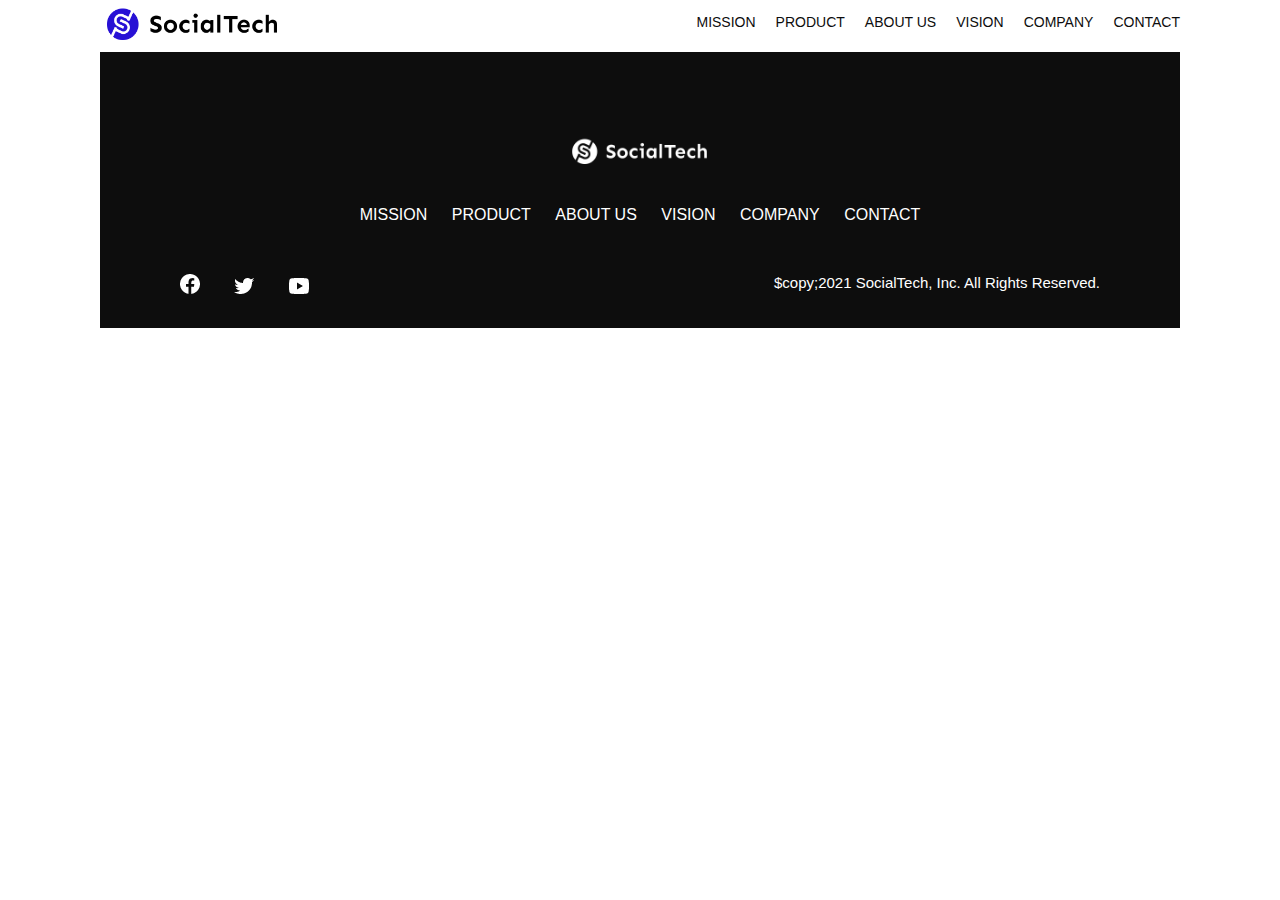
<file: socialtech/product.html>
<!DOCTYPE html>
<html>
  <head>
    <title></title>
    <meta charset="utf-8">
    <meta name="description" content="">
    <meta name="viewport" content="width=device-width, initial-scale=1.0">
    <link rel="stylesheet" href="style.css">
  </head>

  <body>
    <!-- ヘッダー -->
    <header>
      <!-- ロゴ -->
      <a href="index.html" id="logo">
        <img src="images/logo.png" alt="トップページに戻る">
      </a>

      <!-- PC用ナビゲーション -->
      <nav id="nav-pc">
        <ul>
          <li><a href="mission.html">MISSION</a></li>
          <li><a href="product.html">PRODUCT</a></li>
          <li><a href="index.html#aboutus">ABOUT US</a></li>
          <li><a href="index.html#vision">VISION</a></li>
          <li><a href="index.html#company">COMPANY</a></li>
          <li><a href="index.html#contact">CONTACT</a></li>
        </ul>
      </nav>

      <!-- スマホ用メニューボタン -->
      <button id="menu-sp" onclick="document.getElementById('nav-sp').style.display = 'block'">
        <img src="images/button-menu.png" alt="ナビゲーションを開く">
      </button>
      
      <!-- スマホ用ナビゲーション -->
      <div id="nav-sp">
        <button id="close" onclick="document.getElementById('nav-sp').style.display = 'none'">
          <img src="images/button-close.png" alt="ナビゲーションを閉じる">
        </button>

        <nav>
          <ul>
            <li>
              <a id="logo-sp" href="index.html" onclick="document.getElementById('nav-sp').style.display = 'none'">
                <img src="images/logo-sp.png" alt="トップページに戻る">
              </a>
            </li>
            <li><a class="menu" href="mission.html" onclick="document.getElementById('nav-sp').style.display = 'none'">MISSION</a></li>
            <li><a class="menu" href="product.html" onclick="document.getElementById('nav-sp').style.display = 'none'">PRODUCT</a></li>
            <li><a class="menu" href="index.html#aboutus" onclick="document.getElementById('nav-sp').style.display = 'none'">ABOUT US</a></li>
            <li><a class="menu" href="index.html#vision" onclick="document.getElementById('nav-sp').style.display = 'none'">VISION</a></li>
            <li><a class="menu" href="index.html#company" onclick="document.getElementById('nav-sp').style.display = 'none'">COMPANY</a></li>
            <li><a class="menu" href="index.html#contact" onclick="document.getElementById('nav-sp').style.display = 'none'">CONTACT</a></li>
          </ul>
        </nav>
        <div id="sns">
          <a href="https://www.facebook.com/sejuku2013">
            <img src="images/button-facebook.png" alt="Facebookのリンク">
          </a>
          <a href="https://twitter.com/samuraijuku">
            <img src="images/button-twitter.png" alt="Twitterのリンク">
          </a>
          <a href="https://www.youtube.com/channel/UCCFOQO5aDK0xXam4cUQXT8g">
            <img src="images/button-youtube.png" alt="YouTubeのリンク">
          </a>
        </div>
      </div>
    </header>

    <main>
      <article>

      </article>
    </main>

    <footer>
      <div id="footer-logo">
        <img src="images/logo-sp.png" alt="SocialTech">
      </div>
      <div id="footer-link">
        <a href="mission.html">MISSION</a>
        <a href="product.html">PRODUCT</a>
        <a href="index.html#aboutus">ABOUT US</a>
        <a href="index.html#vision">VISION</a>
        <a href="index.html#company">COMPANY</a>
        <a href="index.html#contact">CONTACT</a>
      </div>
      <div id="sns-footer">
        <div class="sns-btns">
          <a href="https://www.facebook.com/sejuku2013"><img src="images/button-facebook.png" alt="Facebookのリンク"></a>
          <a href="https://twitter.com/samuraijuku"><img src="images/button-twitter.png" alt="Twitterのリンク"></a>
          <a href="https://www.youtube.com/channel/UCCFOQO5aDK0xXam4cUQXT8g"><img src="images/button-youtube.png" alt="YouTubeのリンク"></a> 
        </div>
        <p id="copyright">$copy;2021 SocialTech, Inc. All Rights Reserved.</p>
      </div>
    </footer>

  </body>
</html>
</file>
<file: html-css-kadai_013/style.css>
body {
  margin: 0 auto;
}

/* ヘッダー */
header {
  display: flex;
  justify-content: space-between;
}

h1 {
  font-size: 22px;
  font-weight: bold;
  text-shadow: 0 0 1px black
}
.google-fonts {
  /* ここにGoogle Fontsを指定します */
  font-family: "Noto Sans JP", sans-serif;
  font-optical-sizing: auto;
  font-weight: 400;
  font-style: normal;
}


/* メインビジュアル */
#main-visual > img {
  width: 100%
}

/* ナビゲーションのレイアウト */
#nav-pc ul {
  display: flex;
  padding-left: 0;
}
#nav-pc li {
  list-style: none;
}


/* ナビゲーションのリンクの装飾設定 */
#nav-pc a {
  text-decoration: none;
  margin-left: 20px;
  color: #0d0d0d;
}

#nav-pc a:hover {
  text-decoration: underline;
}
/* スマホ用ナビを非表示 */
#nav-sp,
#menu-sp {
  display: none;
}

/* 課題13のJavascriptのハンバーガーメニューの
おかしいところをなおしたかった→Javascriptのonclickが優先され治らない 

@media screen and (min-width: 768px) {

  #nav-sp {
    display: none;
  }
}*/

/* ==================
スマートフォン用のスタイル 
====================*/
@media screen and (max-width: 767px) {

  body {
    min-width: 375px;
    margin: 0;
  }

  /* メインビジュアル */
  #main-visual > img {
  max-width: 767px;
}


  /* PC用ナビゲーション非表示 */
  #nav-pc {
    display: none;
  }
  
  
  /* ハンバーガーメニュー */
  #menu-sp {
    display: block;
    background-color: transparent;
    float: right;
    padding: 0;
    border: none;
  }

  #nav-sp {
    background-color: #ce933e;
    position: absolute;
    left: 0;
    top: 0;
    height: 100%;
    width: 100%;
    display: none;
    z-index: 100;
  }
  
  #nav-sp ul {
    padding-left: 0px;
  }

  #nav-sp li {
    list-style: none;
  }

  /* ボタン */
  #close {
    position: absolute;
    top: 20px;
    right: 20px;
    background-color: transparent;
    border: none;
  }

  /* ナビゲーションメニュー用ロゴ */
  #logo-sp {
    margin: 80px 0px 30px 20px;
  }

  #nav-sp a {
    display: block;
  }

  #nav-sp a:link {
    color: #fff;
  }

  #nav-sp a:visited {
    color: #ffffff;
  }

  #nav-sp a:hover {
    color: #ffffff;
    text-decoration: underline;
  }

  #nav-sp a:active {
    color: #ffffff;
  }

  #nav-sp .menu {
    text-decoration: none;
    display: block;
    margin: 0 20px 0 20px;
    height: 44px;
    font-size: 16px;
    background-image: url("images/arrow.png");
    background-repeat: no-repeat;
    background-position: right top;
  }



}
</file>
<file: socialtech/style.css>
/* PC,スマホ共通スタイル */
*{
  box-sizing: border-box;
}

p {
  font-size: 15px;
}

body {
  max-width: 1080px;
  margin: 0 auto 0 auto;
  font-family: "Source Sans Pro", "Hiragino Kaku Gothic ProN", Meiryo, Arial, sans-serif;
  }


/* ヘッダー */
header {
  display: flex;
  justify-content: space-between;
}

/* ナビゲーションのレイアウト */
#nav-pc {
  font-size: 14px;
}

#nav-pc ul {
  display: flex;
  padding-left: 0;
}

#nav-pc li {
  list-style: none;
}

/* ナビゲーションのリンクの装飾設定 */
#nav-pc a {
  text-decoration: none;
  margin-left: 20px;
  color: #0d0d0d;
}

#nav-pc a:hover {
  text-decoration: underline;
}

/* メインビジュアル */
#main-visual {
  position: relative;
  height: 400px;
}


#main-message {
  position: absolute;
  top: 0;
  left: 0;
  background-color: #2710d5;
  color: #ffffff;
  border-radius: 0 0 476px 0;
  max-width: 620px;
  height: 100%;
  width: 100%;
  z-index: 11;
}

#main-message > h1 {
  font-size: 60px;
  margin: 100px 0 0 50px;
}

#main-message > p {
  font-size: 28px;
  margin: 0 0 0 50px;
}

#main-visual > img {
  max-width: 620px;
  border-radius: 476px 0 0 0;
  position: absolute;
  top: 0;
  right: 0;
  z-index: 10;
}

/*スマホ用ナビを非表示*/
#nav-sp,
#menu-sp {
  display: none;
}



/* 見出し */
h2 {
  margin: 40px 0 0 0;
}

h2::after {
  content: url("images/line.png");
  margin-left: 10px;
}

h3 {
  font-size: 27px;
}

/* ミッション */
#mission {
  margin: 80px auto 80px auto;
}

#mission-flex {
  display: flex;
}

#mission-flex > div {
  width: 50%;
  margin: 20px;
}

#mission-photo {
  width: 100%;
}

#s2dgs {
  margin-top: 50px;
  width: 100%;
}

/* プロダクト */
#product {
  background-color: #fafafa;
  margin: 80px 0 80px 0;
  padding: 10px 40px 0px 40px;
}

/* 外枠 */
#product .product-flex {
  margin-top: 40px;
  display: flex;
  
}

/* 左のカラム */
#product-left {
  width: 50%;
  margin-right: 20px;
}

/* 右のカラム */
#product-right {
  width: 50%;
  margin-left: 20px;
  margin-top: 80px;
}

/* 画像＋説明の枠 */
#product-left > div {
  position: relative;
  height: 480px;
  margin-right: 20px;
}
#product-right > div {
  position: relative;
  height: 480px;
  margin-left: 20px;
}

/* 画像 */
.product-photo {
  width: 100%;
}

/* 説明文の枠 */
.product-explain {
  background-color: #ffffff;
  position: absolute;
  left: 0;
  bottom: 50px;
  margin: 0 40px 0 40px;
  padding: 20px;
  box-shadow: 5px 5px 10px rgba(0, 0, 0, 0.05);
}

/* 説明文の英語 */
.product-explain > span {
  color: #2710d5;
  font-weight: bold;
  font-size: 16px;
  margin: 0;
}

/* 説明文の見出し */
.product-explain > h3 {
  margin: 5px 0 5px 0;
}

/* 説明文 */
.product-explain > p {
  font-size: 14px;
  margin: 0;
}

/* もっと見るボタン */
#product-more {
  text-align: center;
}

#product-more a {
  position: relative;
  bottom: -42px;
}

/* ABOUT US */
#aboutus {
  margin: 80px auto 80px auto;
}

/* ３つの組織文化と画像を入れる枠 */
#aboutus > div {
  display: flex;
}

/* 画像 */
.culture-img {
  width: 50%;
  align-self: flex-start;
}

.culture-img2 {
  margin-top: 50px;
  width: 100%;
}

/* ３つの組織文化の表 */
.culture-table {
  margin-right: 50px;
}

/* 番号 */
.culture-num {
  font-size: 80px;
  color: #2710d5;
  padding: 0 20px 0 0;
}

/* 見出し */
.culture-table th {
  text-align: left;
  font-size: 28px;
  font-weight: bold;
}

/* 組織文化英語 */
.culture-en {
  color: #2710d5;
  font-size: 24px;
}

/* 説明文 */
.culture-description {
  margin: 0;
}

/* ビジョン */
#vision {
  margin: 80px auto 80px auto;
}

/* セクション内の外枠 */
#vision > div {
  display: flex;
  justify-content: space-between;
  flex-wrap: wrap;
}

/* 7つの行動指針の枠 */
.vision-box {
  width: 300px;
  height: 300px;
  margin-bottom: 30px;
  position: relative;
}

.vision-box > img {
  width: 100%;
  position: relative;
  z-index: 30;
}

.vision-box > div {
  position: absolute;
  top: 0;
  left: 0;
  z-index: 31;
  margin-right: 20px;
}

.vision-box > div > h4 {
  color: #2710d5;
  font-size: 19px;
  margin: 80px 0 0 0;
}

.vision-box > div > h4::first-letter {
  font-size: 40px;
}

.vision-box > div > h5 {
  font-size: 20px;
  margin: 0 0 0 0;
}

.vision-box > div > p {
  margin: 10px 0 0 0;
}

/* 会社概要 */
#company {
  margin: 80px auto 80px auto;
}

#company-table {
  width: 100%;
}

.tableheader {
  text-align: left;
  padding: 20px;
  /* 下線 */
  border-bottom-color: #2710d5;
  border-bottom-width: 1px;
  border-bottom-style: solid;
  width: 100px;
}


.tableheader-first {
  /* 上線 */
  border-top-color: #2710d5;
  border-top-width: 1px;
  border-top-style: solid;
}

.cell {
  padding: 30px;
  border-bottom-color: #ececec;
  border-bottom-width: 1px;
  border-bottom-style: solid;
}

.cell-first {
  border-top-color: #ececec;
  border-top-width: 1px;
  border-top-style: solid;
}

#company > iframe {
  width: 100%;
  height: 368px;
  margin-top: 40px;
}

/* お問い合わせ */
#contact {
  margin: 80px auto 80px auto;
}

/* 外枠 */
#contact > form > div {
  display: flex;
  flex-direction: row;
  flex-wrap: wrap;
  padding-bottom: 30px;
}

/* 左列の見出し */
.contact-heading {
  width: 240px;
  align-self: center;
}

/* 見出しのラベル */
.contact-label {
  font-weight: bold;
}

/* 必須 */
.contact-span {
  color: #ce2222;
  margin: 0 0 0 20px;
  font-weight: bold;
}

/* テキストボックス */
.contact-textbox {
  border-top: 0px;
  border-left: 0px;
  border-right: 0px;
  border-bottom-width: 1px;
  border-bottom-color: #707070;
  border-style: solid;
  background-color: #fafafa;
  width: 400px;
  height: 56px;
}

/* お問い合わせ内容のテキストエリア */
.contact-textarea {
  border-top: 0px;
  border-left: 0px;
  border-right: 0px;
  border-bottom-width: 1px;
  border-bottom-color: #707070;
  background-color: #fafafa;
  width: 400px;
  height: 200px;
}

/* 個人情報の取り扱い */
#contact dt {
  font-weight: bold;
}

#contact dd {
  margin: 0 0 16px 0;
}

#contact dd p {
  margin: 0;
}

#contact dd ul {
  padding-left: 0;
}

#contact dd li {
  margin-bottom: 0;
  list-style: none;
}

/* フッター */
footer {
  background-color: #0d0d0d;
  text-align: center;
  padding: 80px 80px 30px 80px;
}

#footer-logo {
  margin-bottom: 30px;
}

#footer-link {
  margin-bottom: 50px;
}

#footer-link > a {
  text-decoration: none;
  margin: 10px;
  color: #ffffff;
}

#footer-link > a:hover {
  text-decoration: underline;
}

#sns-footer {
  display: flex;
  justify-content: space-between;
  text-align: left;
}

#sns-footer a {
  margin-right: 30px;
}

#copyright {
  color: #ffffff;
  margin: 0;
}

/* mission.html用スタイル */
/* ミッションのメインビジュアル */
.mission-main-inner {
  background-image: url("images/mission/mission-main.png");
  background-repeat: no-repeat;
  background-position-y: center;
}

#mission-title {
  background-color: #2710d5;
  width:368px;
  color: #fff;
  height: 496px;
  border-radius: 0 248px 248px 0;
  position: relative;
}

#mission-title h1 {
  position: absolute;
  top: 0;
  left: 100px;
  font-size: 80px;
  line-height: 1;
}

#mission-title h1 span {
  font-size: 26px;
}

#mission-title > p {
  position: absolute;
  top: 350px;
  left: 100px;
  font-size:16px;
}

/* ミッションページ S2DGSの設定 */
#mission-s2dgs {
  padding: 20px;
}

.mission-h2 {
  color: #2710d5;
  font-size: 40px;
}

.mission-h2::after {
  content: none;
}

/* ミッションページ 5つのゴール設定 */
#mission-five-goals {
  padding: 20px;
  display: flex;
}

#mission-five-goals .five-goals-image {
  width: 30%;
  padding: 20px;
}

#mission-five-goals .five-goals-image img {
  width: 100%;
}

#mission-five-goals .five-goals-read {
  width: 70%;
  padding: 20px;
}

#mission-five-goals .five-goals-read > div {
  margin-bottom: 40px;
}

.fivegoals-image-right {
  float: right;
  margin: 20px;
}

.fivegoals-image-left {
  float: left;
  margin: 20px;
}

.fivegoals-number {
  color: #2710d5;
  font-size: 48px;
  font-weight: bold;
  margin: 0;
}

.fivegoals-h3 {
  font-size: 28px;
  margin: 0;
}

.fivegoals-p {
  margin: 0;
}




/* ==================
スマートフォン用のスタイル 
====================*/
@media screen and (max-width: 767px) {
  /* PC用ナビゲーション非表示 */
  #nav-pc {
    display: none;
  }
  
  /* ハンバーガーメニュー */
  #menu-sp {
    display: block;
    background-color: transparent;
    float: right;
    padding: 0;
    border: none;
  }
  
  /* スマホ用ナビゲーションの表示切替 */
  /* 初期状態、レイアウトと非表示設定 */
  #nav-sp {
    background-color: #2710d5;
    position: fixed;
    left: 0;
    top: 0;
    height: 100%;
    width: 100%;
    display: none;
    z-index: 100;
  }
  
  /* ボタン */
  #close {
    position: absolute;
    top: 20px;
    right: 20px;
    background-color: transparent;
    border: none;
  }

  #nav-sp nav ul {
    padding-left: 0;
  }

  #nav-sp nav li {
    list-style: none;
  }

  /* ナビゲーションメニュー用ロゴ */
  #logo-sp {
    margin: 80px 0 30px 20px;
  }

  /* ナビゲーションのリンクの装飾設定 */
  #nav-sp nav a {
    display: block;
    color: #fff;
  }

  #nav-sp nav a:hover {
    text-decoration: underline;
  }

  #nav-sp .menu {
    text-decoration: none;
    margin: 0 20px 0 20px;
    height: 44px;
    font-size: 16px;
    background-image: url("images/arrow.png");
    background-repeat: no-repeat;
    background-position: right top;
  }

  #sns {
    position: absolute;
    bottom: 20px;
    left: 20px;
  }

  #sns > a {
    margin-right: 30px;
  }


  /* メインビジュアル */
  #main-visual {
  position: relative;
  height: 470px;
  }


  #main-visual > div {
  text-align: center;
  height: 280px;
  }


  #main-visual h1 {
  font-size: 28px;
  margin: 90px 0 0 0;
  }

  #main-visual > div > p {
  margin: 0;
  font-size: 15px;
  }

  #main-visual > img {
  width: 100%;
  border-radius: 476px 0 0 0;
  top: auto;
  bottom: 0;
  }

  /*見出し*/
  h2 {
  margin: 15px 0 15px 0;
  }

  h3 {
  font-size: 24px;
  margin: 10px 0 0 0;
  }

  /*ミッション*/
  #mission {
  margin: 20px 0 20px 0;
  padding: 0 20px 0 20px;
  }
  #mission-flex {
  flex-direction: column;
  }
  #mission-flex > div {
  width: 100%;
  margin: 0;
  }

  /*プロダクト*/
  #product {
    margin: 0;
    padding: 10px 20px 0 20px;
  }

  /* 外枠 */
  #product .product-flex {
    flex-direction: column;
    margin-top: 0;
  }

  /* 左右のカラム スマホでは縦並び */
  #product-left, 
  #product-right {
    width: 100%;
    margin: 0;
  }

  /* 画像+説明の枠 */
  #product-left > div,
  #product-right > div {
    height: auto;
    margin: 0;
  } 

  /* 説明文の枠 */
  .product-explain {
    position: relative;
    margin: 0;
  }

  .product-explain > h3 {
    margin: 10px 0 10px 0;
    font-size: 24px;
  }

  /* もっと見るボタン */
  #product-more {
    text-align: left;
  }

  /* ABOUT US */
  #aboutus {
    margin: 80px 20px 80px 20px;
  }

  #aboutus > div {
    flex-direction: column;
  }

  .culture-table th {
    font-size: 16px;
  }
  
  .culture-table {
    margin-right: 0;
    padding-right: 20px;
    order: 2;
  }

  .culture-img {
    width: 100%;
    order: 1;
  }

  .culture-img2 {
    margin-top: 0;
  }

  .culture-num {
    padding: 0;
  }

  .culture-description {
    margin: 0;
  }

  /* ビジョン */
  #vision {
    margin: 80px 20px 80px 20px;
  }

  .vision-box > img {
    position: absolute;
    top: 0;
    left: 0;
  }

  .vision-box > div >h4 {
    margin: 60px 0 0 0;
  }

  /* 会社概要 */
  #company {
    margin: 0 20px 0 20px;
  }

  #company > h3 {
    margin-bottom: 20px;
  }

  .tableheader {
    width: 50px;
  }

  .cell {
    padding: 20px;
  }

  #company > iframe {
    height: 240px;
  }

  /* お問い合わせ */
  #contact {
    margin: 80px 20px 80px 20px;
  }

  #contact > h3 {
    margin-bottom: 20px;
  }

  #contact > form > div {
    flex-direction: column;
    margin-bottom: 20px;
  }
  
  .contact-heading {
    align-self: auto;
    margin-bottom: 20px;
  }

  .contact-textbox {
    min-width: 300px;
    width: 100%;
  }

  .contact-textarea {
    height: 150px;
    width: 100%;
  }

  .radiobutton {
    margin-bottom: 20px;
  }
  
  /* フッター */
  footer {
    padding: 30px 20px 50px 20px;
    text-align: left;
  }

  #footer-link > a {
    margin: 0 20px 30px 0;
    display: block;
    background-image: url("images/arrow.png");
    background-repeat: no-repeat;
    background-position: right top;
  }

  #footer-link > a:hover {
    text-decoration: underline;
  }

  #sns-footer {
    flex-direction: column;
    justify-content: flex-start;
  }

  #copyright {
    font-size: 12px;
    margin-top: 30px;
  }


  /* mission.html用スタイル */
  /*ミッションのメインビジュアル */
  #mission-main {
    height: 256px;
    margin-top: 40%;
    position: relative;
  }
}
</file>
<file: html-css-kadai_013/html-css-kadai_013/style.css>
body {
  margin: 0 auto;
}

/* ヘッダー */
header {
  display: flex;
  justify-content: space-between;
}

h1 {
  font-size: 22px;
  font-weight: bold;
  text-shadow: 0 0 1px black
}
.google-fonts {
  /* ここにGoogle Fontsを指定します */
  font-family: "Noto Sans JP", sans-serif;
  font-optical-sizing: auto;
  font-weight: 400;
  font-style: normal;
}


/* メインビジュアル */
#main-visual > img {
  width: 100%
}

/* ナビゲーションのレイアウト */
#nav-pc ul {
  display: flex;
  padding-left: 0;
}
#nav-pc li {
  list-style: none;
}


/* ナビゲーションのリンクの装飾設定 */
#nav-pc a {
  text-decoration: none;
  margin-left: 20px;
  color: #0d0d0d;
}

#nav-pc a:hover {
  text-decoration: underline;
}
/* スマホ用ナビを非表示 */
#nav-sp,
#menu-sp {
  display: none;
}

/* 課題13のJavascriptのハンバーガーメニューの
おかしいところをなおしたかった→Javascriptのonclickが優先され治らない 

@media screen and (min-width: 768px) {

  #nav-sp {
    display: none;
  }
}*/

/* ==================
スマートフォン用のスタイル 
====================*/
@media screen and (max-width: 767px) {

  body {
    min-width: 375px;
    margin: 0;
  }

  /* メインビジュアル */
  #main-visual > img {
  max-width: 767px;
}


  /* PC用ナビゲーション非表示 */
  #nav-pc {
    display: none;
  }
  
  
  /* ハンバーガーメニュー */
  #menu-sp {
    display: block;
    background-color: transparent;
    float: right;
    padding: 0;
    border: none;
  }

  #nav-sp {
    background-color: #ce933e;
    position: absolute;
    left: 0;
    top: 0;
    height: 100%;
    width: 100%;
    display: none;
    z-index: 100;
  }
  
  #nav-sp ul {
    padding-left: 0px;
  }

  #nav-sp li {
    list-style: none;
  }

  /* ボタン */
  #close {
    position: absolute;
    top: 20px;
    right: 20px;
    background-color: transparent;
    border: none;
  }

  /* ナビゲーションメニュー用ロゴ */
  #logo-sp {
    margin: 80px 0px 30px 20px;
  }

  #nav-sp a {
    display: block;
  }

  #nav-sp a:link {
    color: #fff;
  }

  #nav-sp a:visited {
    color: #ffffff;
  }

  #nav-sp a:hover {
    color: #ffffff;
    text-decoration: underline;
  }

  #nav-sp a:active {
    color: #ffffff;
  }

  #nav-sp .menu {
    text-decoration: none;
    display: block;
    margin: 0 20px 0 20px;
    height: 44px;
    font-size: 16px;
    background-image: url("images/arrow.png");
    background-repeat: no-repeat;
    background-position: right top;
  }



}
</file>
